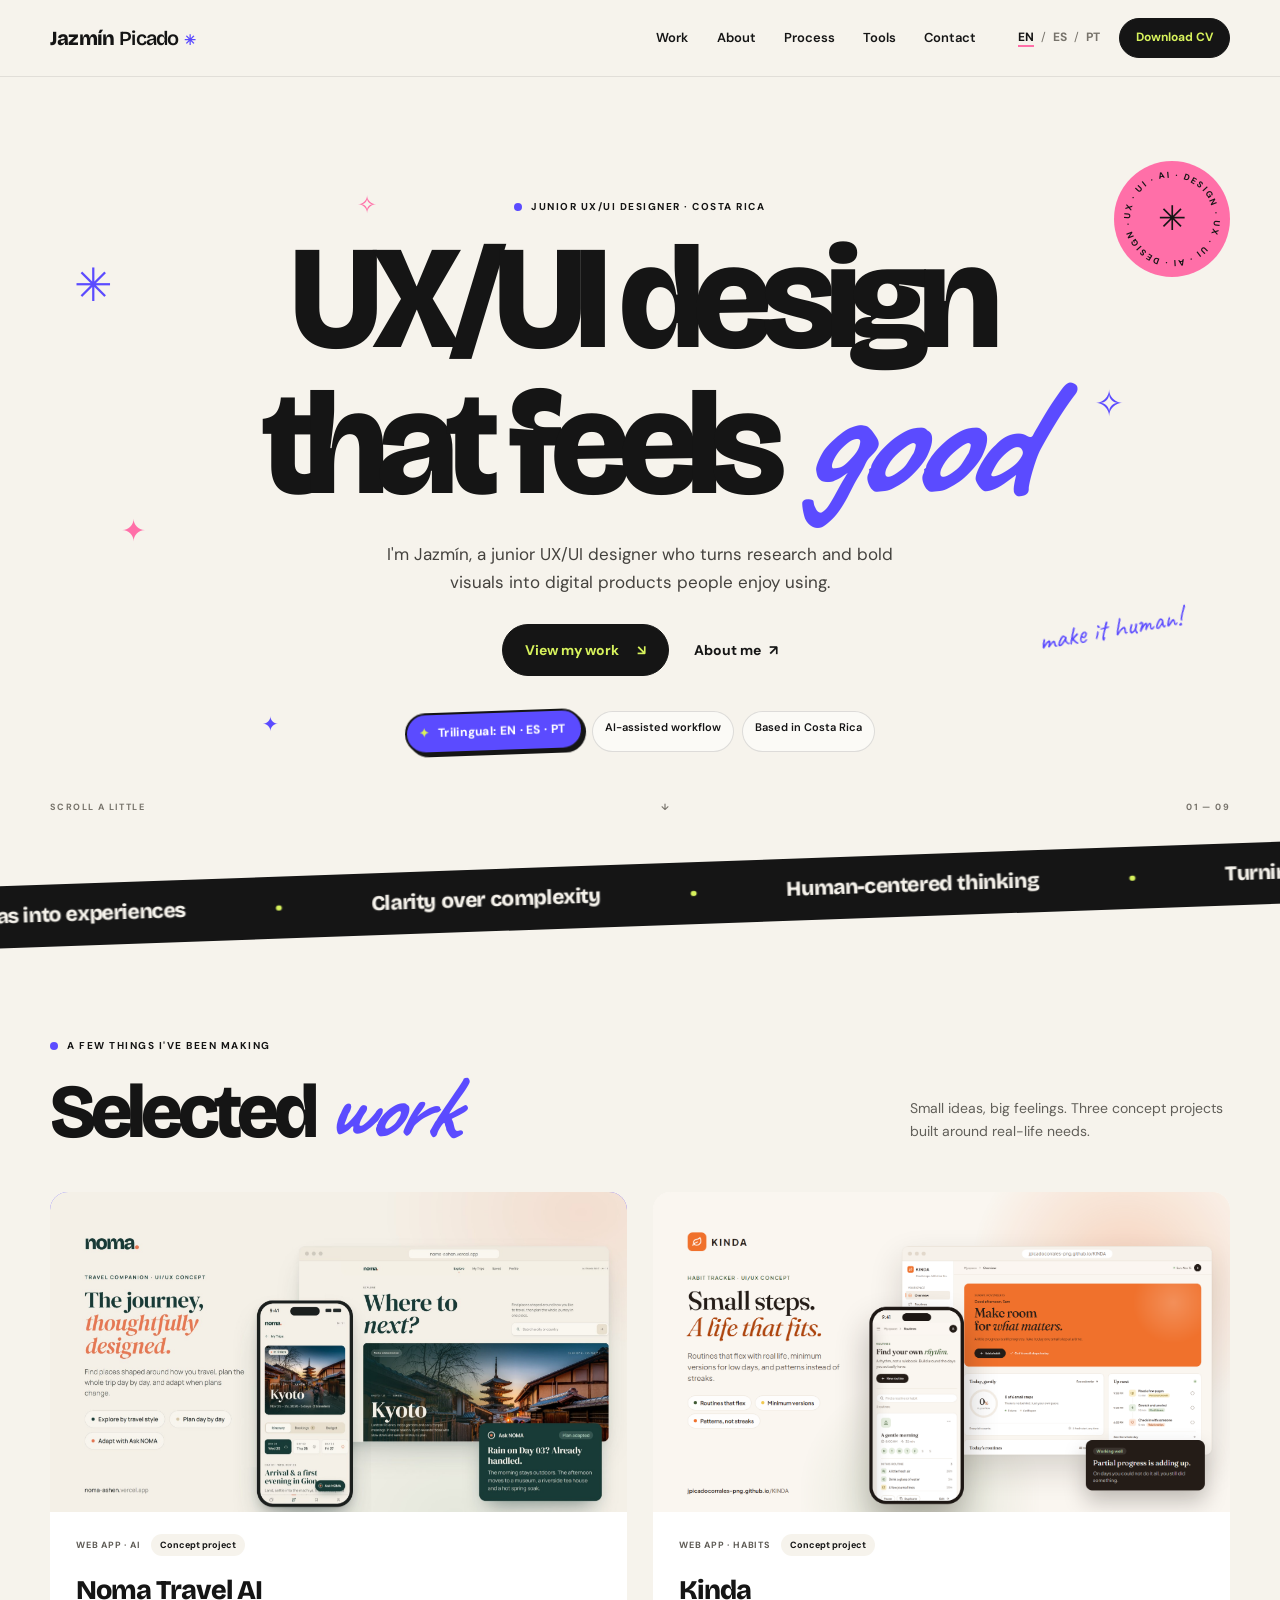
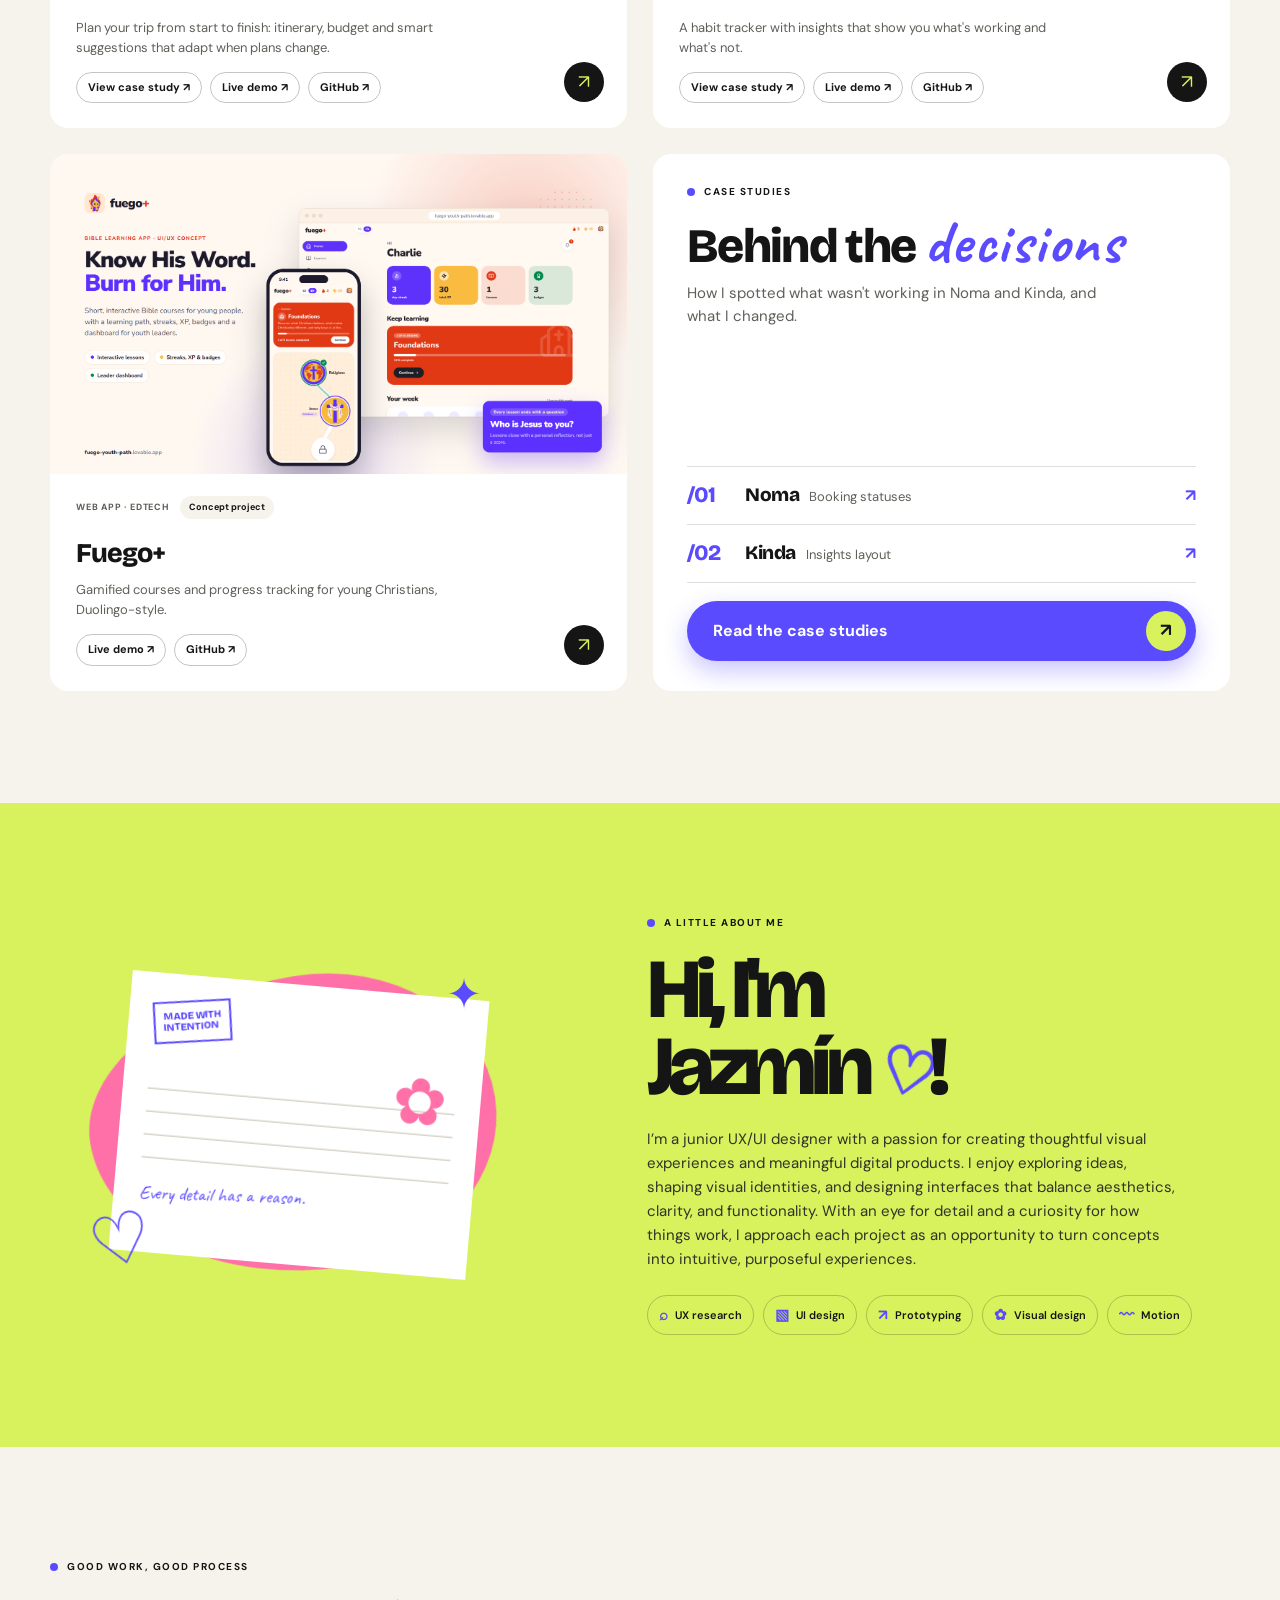
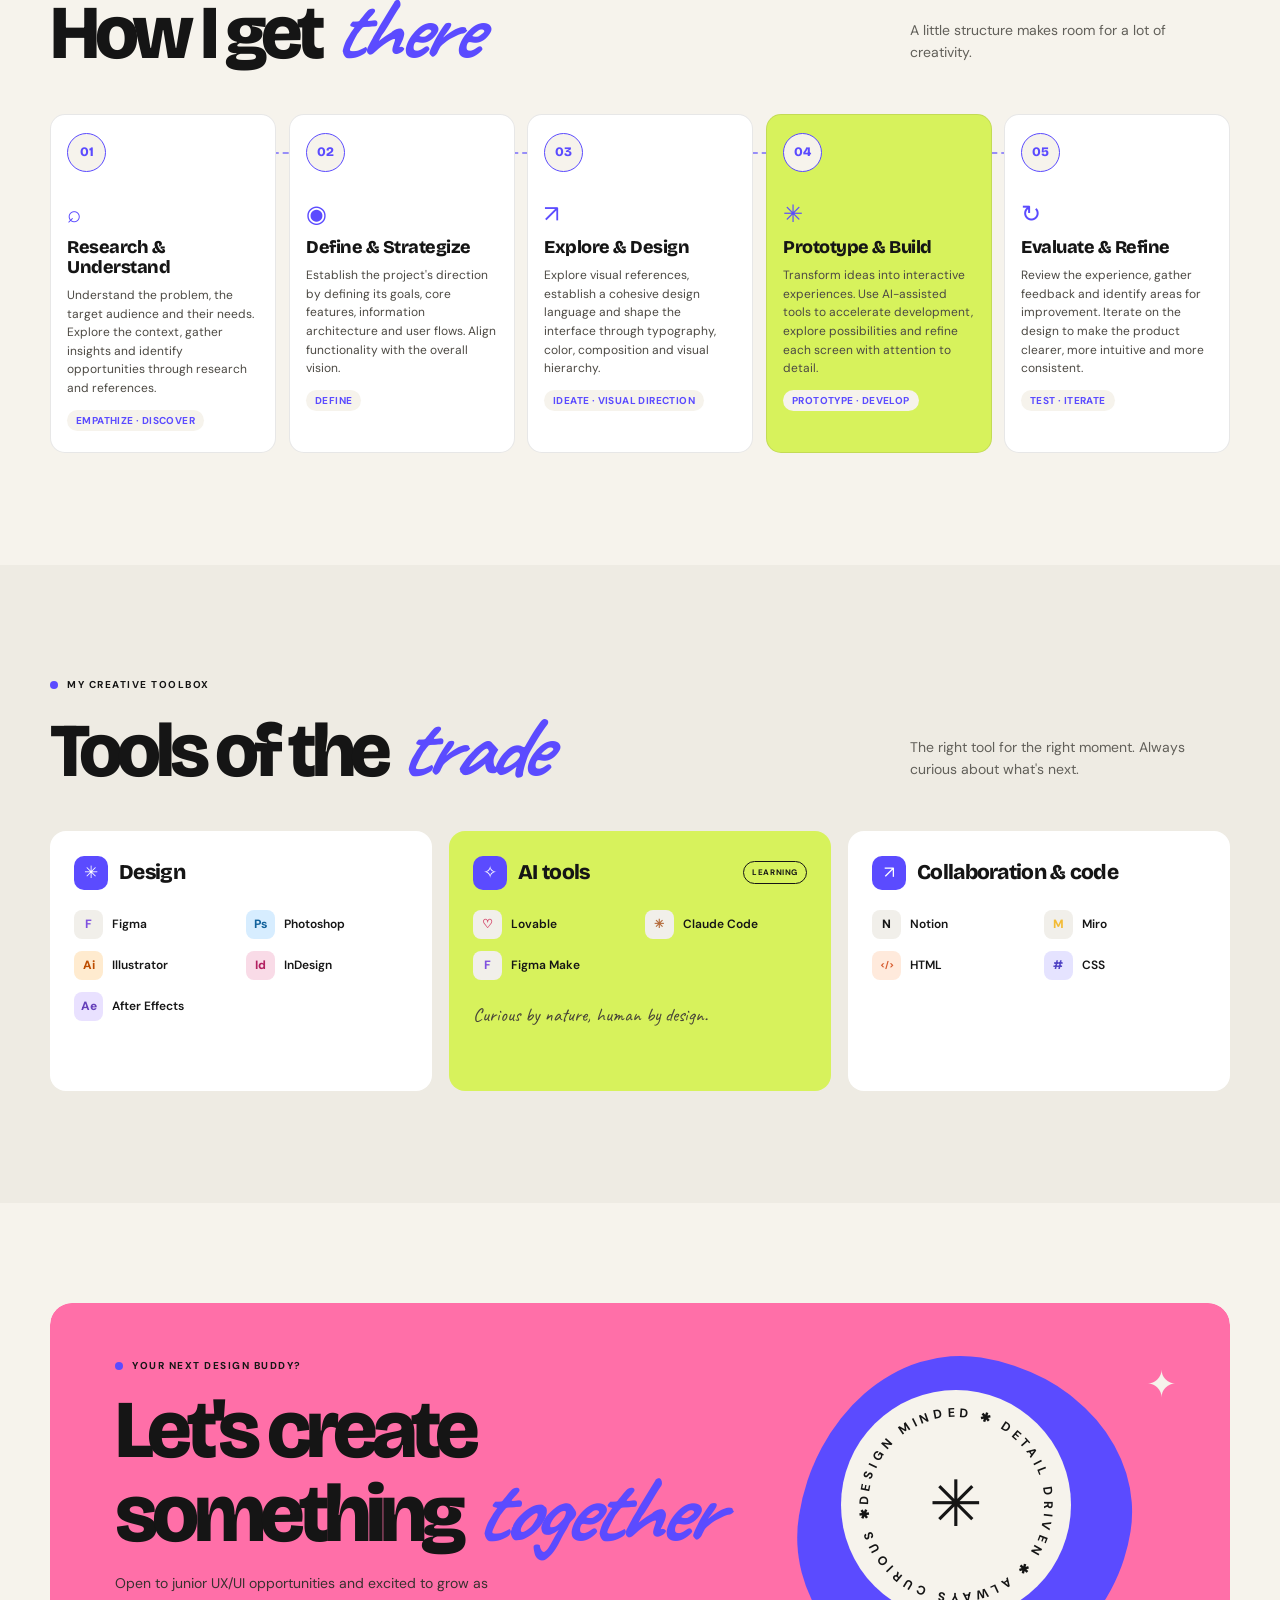
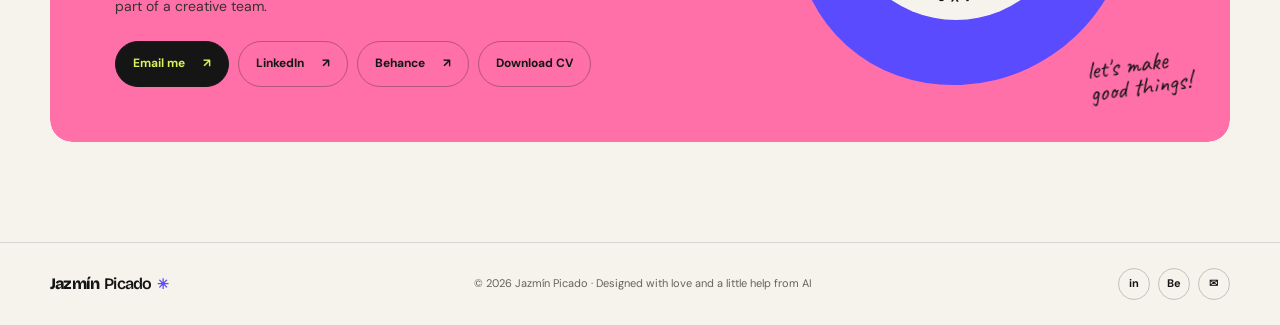
<file: index.html>
<!doctype html>
<html lang="en">
  <head>
    <meta charset="utf-8">
    <meta name="viewport" content="width=device-width, initial-scale=1">
    <meta name="theme-color" content="#F6F3EC">
    <meta name="description" content="Jazmín Picado is a junior UX/UI designer turning research and bold visuals into digital products people enjoy using.">
    <title>Jazmín Picado — Junior UX/UI Designer</title>
    <link rel="icon" href="assets/favicon.svg" type="image/svg+xml">
    <link rel="apple-touch-icon" href="assets/apple-touch-icon.png">
    <link rel="canonical" href="https://jpicadocorrales-png.github.io/portfolio/">
    <meta property="og:type" content="website">
    <meta property="og:url" content="https://jpicadocorrales-png.github.io/portfolio/">
    <meta property="og:title" content="Jazmín Picado — Junior UX/UI Designer">
    <meta property="og:description" content="UX/UI design that feels good. Concept projects, process and tools from a junior UX/UI designer based in Costa Rica.">
    <meta property="og:image" content="https://jpicadocorrales-png.github.io/portfolio/assets/og-image.png">
    <meta property="og:image:width" content="1200">
    <meta property="og:image:height" content="630">
    <meta property="og:image:alt" content="Jazmín Picado, junior UX/UI designer: UX/UI design that feels good, with previews of the Noma, Kinda and Fuego projects.">
    <meta name="twitter:card" content="summary_large_image">
    <link rel="preconnect" href="https://fonts.googleapis.com">
    <link rel="preconnect" href="https://fonts.gstatic.com" crossorigin>
    <link href="https://fonts.googleapis.com/css2?family=Bricolage+Grotesque:opsz,wght@12..96,600;12..96,700;12..96,800&family=Caveat:wght@600;700&family=DM+Sans:wght@400;500;600;700&display=swap" rel="stylesheet">
    <link rel="stylesheet" href="styles.css?v=11">
    <script>try { if (!matchMedia("(prefers-reduced-motion: reduce)").matches) document.documentElement.classList.add("motion"); } catch (e) {}</script>
    <script src="app.js?v=11" defer></script>
  </head>
  <body>
    <a class="skip-link" href="#main" data-i18n="skip">Skip to content</a>
    <header class="site-header">
      <nav class="nav container" aria-label="Main navigation">
        <a class="wordmark" href="#top" aria-label="Jazmín Picado home">Jazmín<span>Picado</span><i aria-hidden="true">✳︎</i></a>
        <button class="menu-toggle" type="button" aria-expanded="false" aria-controls="nav-panel">
          <span class="sr-only" data-i18n="menu">Open menu</span><span></span><span></span>
        </button>
        <div class="nav-panel" id="nav-panel">
          <div class="nav-links">
            <a href="#work" data-i18n="navWork">Work</a>
            <a href="#about" data-i18n="navAbout">About</a>
            <a href="#process" data-i18n="navProcess">Process</a>
            <a href="#tools" data-i18n="navTools">Tools</a>
            <a href="#contact" data-i18n="navContact">Contact</a>
          </div>
          <div class="nav-actions">
            <div class="language-switch" role="group" aria-label="Choose language">
              <button type="button" lang="en" aria-pressed="true" data-lang="en">EN</button>
              <span aria-hidden="true">/</span>
              <button type="button" lang="es" aria-pressed="false" data-lang="es">ES</button>
              <span aria-hidden="true">/</span>
              <button type="button" lang="pt" aria-pressed="false" data-lang="pt">PT</button>
            </div>
            <button class="button button-dark button-small cv-link" type="button" aria-haspopup="dialog" data-cv-open data-i18n="requestCv">Download CV</button>
          </div>
        </div>
      </nav>
    </header>

    <main id="main">
      <section class="hero section-pad" id="top">
        <div class="container hero-grid">
          <div class="hero-copy reveal">
            <p class="eyebrow"><span class="eyebrow-dot"></span><span data-i18n="heroEyebrow">JUNIOR UX/UI DESIGNER · COSTA RICA</span></p>
            <div class="hero-title"><h1 data-i18n="heroTitle">UX/UI design<br>that feels <em>good</em></h1><span class="hand-note hand-note-mobile" data-i18n="noteMake" aria-hidden="true">make it human!</span></div>
            <p class="hero-intro" data-i18n="heroIntro">I'm Jazmín, a junior UX/UI designer who turns research and bold visuals into digital products people enjoy using.</p>
            <div class="hero-actions">
              <a class="button button-dark" href="#work"><span data-i18n="viewWork">View my work</span><span aria-hidden="true">↘︎</span></a>
              <a class="text-link" href="#about"><span data-i18n="aboutMe">About me</span><span aria-hidden="true">↗︎</span></a>
            </div>
            <div class="hero-chips" aria-label="A little about my work">
              <span class="chip-feature" data-i18n="chipLanguages">Trilingual: EN · ES · PT</span>
              <span data-i18n="chipAi">AI-assisted workflow</span>
              <span data-i18n="chipLocation">Based in Costa Rica</span>
            </div>
          </div>
          <div class="hero-decor" aria-hidden="true">
            <div class="orbit-sticker">
              <svg viewBox="0 0 120 120"><defs><path id="sticker-circle" d="M60,60 m-43,0 a43,43 0 1,1 86,0 a43,43 0 1,1 -86,0"/></defs><text><textPath href="#sticker-circle" textLength="266" lengthAdjust="spacing">UX · UI · AI · DESIGN · UX · UI · AI · DESIGN ·</textPath></text></svg>
              <span>✳︎</span>
            </div>
            <span class="sun-doodle">✳︎</span>
            <span class="hand-note" data-i18n="noteMake">make it human!</span>
            <span class="sparkle sparkle-one">✦</span>
            <span class="sparkle sparkle-two">✧</span>
            <span class="sparkle sparkle-three">✦</span>
            <span class="sparkle sparkle-four">✧</span>
          </div>
        </div>
        <div class="hero-bottom container"><span data-i18n="scrollHint">SCROLL A LITTLE</span><span aria-hidden="true">↓</span><span>01 — 09</span></div>
      </section>

      <div class="marquee" aria-hidden="true">
        <div class="marquee-track">
          <span data-i18n="marquee">Turning ideas into experiences<b>•</b>Clarity over complexity<b>•</b>Human-centered thinking<b>•</b>Turning ideas into experiences<b>•</b>Clarity over complexity<b>•</b>Human-centered thinking<b>•</b></span>
          <span data-i18n="marquee">Turning ideas into experiences<b>•</b>Clarity over complexity<b>•</b>Human-centered thinking<b>•</b>Turning ideas into experiences<b>•</b>Clarity over complexity<b>•</b>Human-centered thinking<b>•</b></span>
        </div>
      </div>

      <section class="work-section section-pad" id="work">
        <div class="container">
          <div class="section-heading reveal">
            <div><p class="eyebrow"><span class="eyebrow-dot"></span><span data-i18n="workEyebrow">A FEW THINGS I'VE BEEN MAKING</span></p><h2 data-i18n="workTitle">Selected <em>work</em></h2></div>
            <p data-i18n="workIntro">Small ideas, big feelings. Three concept projects built around real-life needs.</p>
          </div>
          <div class="project-grid">
            <article class="project-card project-noma reveal">
              <a class="project-visual noma-visual" href="https://noma-ashen.vercel.app/" target="_blank" rel="noreferrer" aria-label="Open Noma Travel AI live demo">
                <img class="project-shot" src="assets/noma-banner.jpg" alt="Noma travel companion shown on desktop and mobile: The journey, thoughtfully designed." width="2000" height="1125" loading="lazy">
              </a>
              <div class="project-info"><div class="project-meta"><span data-i18n="nomaTag">WEB APP · AI</span><span class="concept-badge" data-i18n="concept">Concept project</span></div><h3>Noma Travel AI</h3><p data-i18n="nomaDesc">Plan your trip from start to finish: itinerary, budget and smart suggestions that adapt when plans change.</p><div class="project-sublinks"><a href="case-studies.html#noma"><span data-i18n="viewCaseStudy">View case study</span> ↗︎</a><a href="https://noma-ashen.vercel.app/" target="_blank" rel="noreferrer"><span data-i18n="liveDemo">Live demo</span> ↗︎</a><a href="https://github.com/jpicadocorrales-png/noma" target="_blank" rel="noreferrer"><span data-i18n="viewCode">GitHub</span> ↗︎</a></div><a class="project-link" href="https://noma-ashen.vercel.app/" target="_blank" rel="noreferrer" aria-label="Open Noma Travel AI live demo"><span aria-hidden="true">↗︎</span></a></div>
            </article>
            <article class="project-card project-kinda reveal">
              <a class="project-visual kinda-visual" href="https://jpicadocorrales-png.github.io/KINDA/" target="_blank" rel="noreferrer" aria-label="Open Kinda live demo">
                <img class="project-shot" src="assets/kinda-banner.png" alt="Kinda habit tracker shown on desktop and mobile: Small steps. A life that fits." width="1600" height="900" loading="lazy">
              </a>
              <div class="project-info"><div class="project-meta"><span data-i18n="kindaTag">WEB APP · HABITS</span><span class="concept-badge" data-i18n="concept">Concept project</span></div><h3>Kinda</h3><p data-i18n="kindaDesc">A habit tracker with insights that show you what's working and what's not.</p><div class="project-sublinks"><a href="case-studies.html#kinda"><span data-i18n="viewCaseStudy">View case study</span> ↗︎</a><a href="https://jpicadocorrales-png.github.io/KINDA/" target="_blank" rel="noreferrer"><span data-i18n="liveDemo">Live demo</span> ↗︎</a><a href="https://github.com/jpicadocorrales-png/KINDA" target="_blank" rel="noreferrer"><span data-i18n="viewCode">GitHub</span> ↗︎</a></div><a class="project-link" href="https://jpicadocorrales-png.github.io/KINDA/" target="_blank" rel="noreferrer" aria-label="Open Kinda live demo"><span aria-hidden="true">↗︎</span></a></div>
            </article>
            <article class="project-card project-fuego reveal">
              <a class="project-visual fuego-visual" href="https://fuego-youth-path.lovable.app/" target="_blank" rel="noreferrer" aria-label="Open Fuego live demo">
                <img class="project-shot" src="assets/fuego-banner.png" alt="Fuego+ Bible learning app shown on desktop and mobile: Know His Word. Burn for Him." width="1600" height="900" loading="lazy">
              </a>
              <div class="project-info"><div class="project-meta"><span data-i18n="fuegoTag">WEB APP · EDTECH</span><span class="concept-badge" data-i18n="concept">Concept project</span></div><h3>Fuego+</h3><p data-i18n="fuegoDesc">Gamified courses and progress tracking for young Christians, Duolingo-style.</p><div class="project-sublinks"><a href="https://fuego-youth-path.lovable.app/" target="_blank" rel="noreferrer"><span data-i18n="liveDemo">Live demo</span> ↗︎</a><a href="https://github.com/jpicadocorrales-png/fuego-youth-path" target="_blank" rel="noreferrer"><span data-i18n="viewCode">GitHub</span> ↗︎</a></div><a class="project-link" href="https://fuego-youth-path.lovable.app/" target="_blank" rel="noreferrer" aria-label="Open Fuego+ live demo"><span aria-hidden="true">↗︎</span></a></div>
            </article>
            <article class="project-card project-cs reveal">
              <div>
                <p class="eyebrow"><span class="eyebrow-dot"></span><span data-i18n="csEyebrow">CASE STUDIES</span></p>
                <h3 data-i18n="csTitle">Behind the <em>decisions</em></h3>
                <p class="project-cs-text" data-i18n="csCardText">How I spotted what wasn't working in Noma and Kinda, and what I changed.</p>
              </div>
              <div>
                <ul class="project-cs-list">
                  <li><a href="case-studies.html#noma"><span class="project-cs-num" aria-hidden="true">/01</span><span class="project-cs-name"><strong>Noma</strong><small data-i18n="csNomaShort">Booking statuses</small></span><span class="project-cs-go" aria-hidden="true">↗︎</span></a></li>
                  <li><a href="case-studies.html#kinda"><span class="project-cs-num" aria-hidden="true">/02</span><span class="project-cs-name"><strong>Kinda</strong><small data-i18n="csKindaShort">Insights layout</small></span><span class="project-cs-go" aria-hidden="true">↗︎</span></a></li>
                </ul>
                <a class="project-cs-cta" href="case-studies.html"><span data-i18n="csCardCta">Read the case studies</span><span class="project-cs-cta-icon" aria-hidden="true">↗︎</span></a>
              </div>
            </article>
          </div>
        </div>
      </section>

      <section class="about-section section-pad" id="about">
        <div class="container about-grid">
          <div class="about-art reveal" aria-label="Illustrated creative desk placeholder">
            <div class="about-paper"><span class="paper-stamp">MADE WITH<br>INTENTION</span><div class="paper-flower">✿</div><div class="paper-lines"></div><span class="paper-caption">Every detail has a reason.</span></div>
            <div class="about-pink-shape"></div><span class="about-spark" aria-hidden="true">✦</span><span class="about-heart" aria-hidden="true">♡</span>
          </div>
          <div class="about-copy reveal">
            <p class="eyebrow"><span class="eyebrow-dot"></span><span data-i18n="aboutEyebrow">A LITTLE ABOUT ME</span></p>
            <h2 data-i18n="aboutTitle">Hi, I'm<br>Jazmín<span class="heart-doodle">♡</span>!</h2>
            <p data-i18n="aboutText">I’m a junior UX/UI designer with a passion for creating thoughtful visual experiences and meaningful digital products. I enjoy exploring ideas, shaping visual identities, and designing interfaces that balance aesthetics, clarity, and functionality. With an eye for detail and a curiosity for how things work, I approach each project as an opportunity to turn concepts into intuitive, purposeful experiences.</p>
            <ul class="focus-list" aria-label="Areas of focus">
              <li><span>⌕</span><span data-i18n="focusResearch">UX research</span></li><li><span>▧</span><span data-i18n="focusUi">UI design</span></li><li><span>↗︎</span><span data-i18n="focusProto">Prototyping</span></li><li><span>✿</span><span data-i18n="focusVisual">Visual design</span></li><li><span>〰︎</span><span data-i18n="focusMotion">Motion</span></li>
            </ul>
          </div>
        </div>
      </section>

      <section class="process-section section-pad" id="process">
        <div class="container">
          <div class="section-heading reveal"><div><p class="eyebrow"><span class="eyebrow-dot"></span><span data-i18n="processEyebrow">GOOD WORK, GOOD PROCESS</span></p><h2 data-i18n="processTitle">How I get <em>there</em></h2></div><p data-i18n="processIntro">A little structure makes room for a lot of creativity.</p></div>
          <div class="process-grid">
            <article class="process-card reveal"><span class="step-number">01</span><span class="step-icon">⌕</span><h3 data-i18n="step1Title">Research &amp; Understand</h3><p data-i18n="step1Desc">Understand the problem, the target audience and their needs. Explore the context, gather insights and identify opportunities through research and references.</p><span class="step-tags" data-i18n="step1Tags">Empathize · Discover</span></article>
            <article class="process-card reveal"><span class="step-number">02</span><span class="step-icon">◉</span><h3 data-i18n="step2Title">Define &amp; Strategize</h3><p data-i18n="step2Desc">Establish the project's direction by defining its goals, core features, information architecture and user flows. Align functionality with the overall vision.</p><span class="step-tags" data-i18n="step2Tags">Define</span></article>
            <article class="process-card reveal"><span class="step-number">03</span><span class="step-icon">↗︎</span><h3 data-i18n="step3Title">Explore &amp; Design</h3><p data-i18n="step3Desc">Explore visual references, establish a cohesive design language and shape the interface through typography, color, composition and visual hierarchy.</p><span class="step-tags" data-i18n="step3Tags">Ideate · Visual Direction</span></article>
            <article class="process-card process-ai reveal"><span class="step-number">04</span><span class="step-icon">✳︎</span><h3 data-i18n="step4Title">Prototype &amp; Build</h3><p data-i18n="step4Desc">Transform ideas into interactive experiences. Use AI-assisted tools to accelerate development, explore possibilities and refine each screen with attention to detail.</p><span class="step-tags" data-i18n="step4Tags">Prototype · Develop</span></article>
            <article class="process-card reveal"><span class="step-number">05</span><span class="step-icon">↻</span><h3 data-i18n="step5Title">Evaluate &amp; Refine</h3><p data-i18n="step5Desc">Review the experience, gather feedback and identify areas for improvement. Iterate on the design to make the product clearer, more intuitive and more consistent.</p><span class="step-tags" data-i18n="step5Tags">Test · Iterate</span></article>
          </div>
        </div>
      </section>

      <section class="tools-section section-pad" id="tools">
        <div class="container">
          <div class="section-heading reveal"><div><p class="eyebrow"><span class="eyebrow-dot"></span><span data-i18n="toolsEyebrow">MY CREATIVE TOOLBOX</span></p><h2 data-i18n="toolsTitle">Tools of the <em>trade</em></h2></div><p data-i18n="toolsIntro">The right tool for the right moment. Always curious about what's next.</p></div>
          <div class="tools-grid">
            <article class="tool-card reveal"><div class="tool-card-heading"><span class="tool-icon">✳︎</span><h3 data-i18n="designTools">Design</h3></div><ul class="tool-list"><li><span class="tool-logo figma-logo">F</span>Figma</li><li><span class="tool-logo ps-logo">Ps</span>Photoshop</li><li><span class="tool-logo ai-logo">Ai</span>Illustrator</li><li><span class="tool-logo id-logo">Id</span>InDesign</li><li><span class="tool-logo ae-logo">Ae</span>After Effects</li></ul></article>
            <article class="tool-card tool-card-ai reveal"><div class="tool-card-heading"><span class="tool-icon">✧</span><h3 data-i18n="aiTools">AI tools</h3><span class="learning-badge" data-i18n="learning">LEARNING</span></div><ul class="tool-list"><li><span class="tool-logo lovable-logo">♡</span>Lovable</li><li><span class="tool-logo claude-logo">✳︎</span>Claude Code</li><li><span class="tool-logo figma-logo">F</span>Figma Make</li></ul><span class="ai-note" data-i18n="aiNote">Curious by nature, human by design.</span></article>
            <article class="tool-card reveal"><div class="tool-card-heading"><span class="tool-icon">↗︎</span><h3 data-i18n="collabTools">Collaboration & code</h3></div><ul class="tool-list"><li><span class="tool-logo notion-logo">N</span>Notion</li><li><span class="tool-logo miro-logo">M</span>Miro</li><li><span class="tool-logo html-logo">&lt;/&gt;</span>HTML</li><li><span class="tool-logo css-logo">#</span>CSS</li></ul></article>
          </div>
        </div>
      </section>

      <section class="contact-section section-pad" id="contact">
        <div class="container contact-card reveal">
          <div class="contact-copy"><p class="eyebrow"><span class="eyebrow-dot"></span><span data-i18n="contactEyebrow">YOUR NEXT DESIGN BUDDY?</span></p><h2 data-i18n="contactTitle">Let's create<br>something <em>together</em></h2><p data-i18n="contactText">Open to junior UX/UI opportunities and excited to grow as part of a creative team.</p>
            <div class="contact-actions"><a class="button button-dark" href="mailto:jpicadocorrales@gmail.com"><span data-i18n="emailMe">Email me</span><span aria-hidden="true">↗︎</span></a><a class="button button-outline" href="https://www.linkedin.com/in/jazmin-picado-corrales-063796267" target="_blank" rel="noreferrer">LinkedIn <span aria-hidden="true">↗︎</span></a><a class="button button-outline" href="https://www.behance.net/jazminpicado" target="_blank" rel="noreferrer">Behance <span aria-hidden="true">↗︎</span></a><button class="button button-outline cv-link" type="button" aria-haspopup="dialog" data-cv-open data-i18n="requestCv">Download CV</button></div>
          </div>
          <div class="contact-art" aria-hidden="true"><div class="contact-blob"></div><div class="contact-ring"><svg viewBox="0 0 240 240"><defs><path id="contact-circle" d="M120,120 m-92,0 a92,92 0 1,1 184,0 a92,92 0 1,1 -184,0"/></defs><text><textPath href="#contact-circle" textLength="574" lengthAdjust="spacing" data-i18n="contactRing">DESIGN MINDED ✱ DETAIL DRIVEN ✱ ALWAYS CURIOUS ✱</textPath></text></svg><span>✳︎</span></div><span class="contact-note" data-i18n="contactNote">let's make<br>good things!</span><span class="contact-star">✦</span></div>
        </div>
      </section>
    </main>
    <footer class="site-footer"><div class="container footer-inner"><a class="wordmark footer-mark" href="#top">Jazmín<span>Picado</span><i aria-hidden="true">✳︎</i></a><p data-i18n="footerCopy">© 2026 Jazmín Picado · Designed with love and a little help from AI</p><div class="footer-socials"><a href="https://www.linkedin.com/in/jazmin-picado-corrales-063796267" target="_blank" rel="noreferrer" aria-label="LinkedIn">in</a><a href="https://www.behance.net/jazminpicado" target="_blank" rel="noreferrer" aria-label="Behance">Be</a><a href="mailto:jpicadocorrales@gmail.com" aria-label="Email">✉︎</a></div></div></footer>
    <dialog class="cv-dialog" aria-labelledby="cv-title">
      <button class="cv-close" type="button" aria-label="Close" data-i18n-aria="cvClose">×</button>
      <p class="eyebrow"><span class="eyebrow-dot"></span><span data-i18n="cvEyebrow">DOWNLOAD CV</span></p>
      <h2 id="cv-title" data-i18n="cvTitle">Which <em>language</em>?</h2>
      <p class="cv-text" data-i18n="cvText">Pick the version you prefer. Both are the same two-page PDF.</p>
      <div class="cv-options">
        <a class="cv-option" href="assets/cv/Jazmin-Picado-Corrales-CV-EN.pdf" download lang="en"><span class="cv-flag" aria-hidden="true">EN</span><span class="cv-option-name"><strong>English</strong><small>PDF · 55 KB</small></span><span class="cv-option-icon" aria-hidden="true">↓</span></a>
        <a class="cv-option" href="assets/cv/Jazmin-Picado-Corrales-CV-ES.pdf" download lang="es"><span class="cv-flag" aria-hidden="true">ES</span><span class="cv-option-name"><strong>Español</strong><small>PDF · 57 KB</small></span><span class="cv-option-icon" aria-hidden="true">↓</span></a>
      </div>
    </dialog>
  </body>
</html>
</file>
<file: styles.css>
:root {
  color-scheme: light;
  --cream: #F6F3EC;
  --lime: #D7F25C;
  --pink: #FF6FA8;
  --violet: #5B4BFF;
  --ink: #151515;
  --white: #FFFFFF;
  --muted: #615F59;
  --display: "Bricolage Grotesque", sans-serif;
  --body: "DM Sans", sans-serif;
  --hand: "Caveat", cursive;
}

* { box-sizing: border-box; }
html { scroll-behavior: smooth; scroll-padding-top: 88px; }
body { margin: 0; overflow-x: clip; font-variant-emoji: text; background: var(--cream); color: var(--ink); font-family: var(--body); font-size: 16px; line-height: 1.6; }
a { color: inherit; }
button { font: inherit; }
.container { width: min(1180px, calc(100% - 48px)); margin-inline: auto; }
.section-pad { padding-block: 112px; }
.sr-only { position: absolute; width: 1px; height: 1px; padding: 0; margin: -1px; overflow: hidden; clip: rect(0,0,0,0); white-space: nowrap; border: 0; }
.skip-link { position: fixed; z-index: 20; top: 10px; left: 10px; padding: 10px 16px; background: var(--ink); color: var(--lime); transform: translateY(-160%); }
.skip-link:focus { transform: translateY(0); }
:focus-visible { outline: 3px solid var(--violet); outline-offset: 4px; }

.site-header { position: sticky; z-index: 10; top: 0; background: rgba(246,243,236,.96); border-bottom: 1px solid rgba(21,21,21,.09); backdrop-filter: blur(12px); }
.nav { min-height: 76px; display: flex; align-items: center; justify-content: space-between; gap: 30px; }
.wordmark { display: inline-flex; align-items: baseline; gap: 5px; font-family: var(--display); font-size: 20px; font-weight: 800; letter-spacing: -.8px; text-decoration: none; white-space: nowrap; }
.wordmark span { font-weight: 600; }
.wordmark i { margin-left: 1px; color: var(--violet); font-size: 14px; font-style: normal; }
.nav-panel, .nav-links, .nav-actions { display: flex; align-items: center; }
.nav-panel { gap: clamp(22px, 3.2vw, 48px); }
.nav-links { gap: clamp(16px, 2.2vw, 30px); }
.nav-links a { font-size: 13px; font-weight: 600; text-decoration: none; }
.nav-links a:hover, .text-link:hover { color: var(--violet); }
.nav-actions { gap: 18px; }
.language-switch { display: flex; align-items: center; gap: 6px; color: #77736b; font-size: 12px; }
.language-switch button { padding: 4px 1px; border: 0; background: transparent; color: inherit; cursor: pointer; font-size: 12px; font-weight: 700; }
.language-switch button[aria-pressed="true"] { color: var(--ink); text-decoration: underline; text-decoration-color: var(--pink); text-decoration-thickness: 2px; text-underline-offset: 4px; }
.button { min-height: 52px; display: inline-flex; align-items: center; justify-content: center; gap: 18px; padding: 0 22px; border: 1px solid var(--ink); border-radius: 999px; font-size: 14px; font-weight: 700; text-decoration: none; transition: transform .2s ease, background .2s ease, color .2s ease; }
.button:hover { transform: translateY(-3px); }
.button-dark { background: var(--ink); color: var(--lime); }
.button-dark:hover { background: var(--violet); color: var(--white); }
.button-small { min-height: 40px; padding-inline: 16px; font-size: 12px; }
.button-outline { border-color: rgba(21,21,21,.3); background: transparent; color: var(--ink); }
.button-outline:hover { background: var(--ink); color: var(--lime); }
.menu-toggle { display: none; }

.hero { position: relative; overflow: hidden; padding-top: 84px; padding-bottom: 50px; }
.hero-grid { position: relative; display: grid; place-items: center; min-height: 600px; text-align: center; }
.hero-copy { position: relative; z-index: 2; display: flex; flex-direction: column; align-items: center; padding-block: 38px; }
.eyebrow { display: flex; align-items: center; gap: 9px; margin: 0 0 20px; font-size: 10px; font-weight: 700; letter-spacing: 1.5px; }
.eyebrow-dot { width: 8px; height: 8px; flex: 0 0 auto; border-radius: 50%; background: var(--violet); }
h1, h2, h3, p { margin-top: 0; }
h1, h2, h3 { font-family: var(--display); }
.hero h1 { margin: 0 0 28px; font-size: clamp(72px, 11.5vw, 168px); font-weight: 800; letter-spacing: -.075em; line-height: .87; }
h1 em, h2 em { color: var(--violet); font-family: var(--hand); font-size: 1.16em; font-weight: 700; letter-spacing: -.045em; }
.hero-intro { max-width: 520px; margin-inline: auto; margin-bottom: 28px; color: #44423e; font-size: 17px; line-height: 1.65; }
.hero-actions { display: flex; align-items: center; gap: 25px; }
.text-link { display: inline-flex; align-items: center; gap: 8px; font-size: 14px; font-weight: 700; text-decoration: none; }
.hero-chips { display: flex; flex-wrap: wrap; justify-content: center; gap: 8px; margin-top: 35px; }
.hero-chips span { padding: 7px 12px; border: 1px solid rgba(21,21,21,.13); border-radius: 999px; background: rgba(255,255,255,.55); font-size: 11px; font-weight: 600; }
.hero-chips .chip-feature { position: relative; padding: 9px 16px 9px 31px; border: 2px solid var(--ink); background: var(--violet); color: var(--white); font-size: 12px; font-weight: 800; letter-spacing: .3px; box-shadow: 3px 3px 0 var(--ink); transform: rotate(-2deg); }
.hero-chips .chip-feature::before { content: "✦"; position: absolute; left: 12px; top: 50%; color: var(--lime); transform: translateY(-50%); animation: twinkle 2.4s ease-in-out infinite; }
.hero-decor { position: absolute; inset: 0; z-index: 1; pointer-events: none; }
.orbit-sticker { position: absolute; top: 0; right: 0; display: grid; width: 116px; height: 116px; place-items: center; border-radius: 50%; background: var(--pink); color: var(--ink); }
.orbit-sticker svg { position: absolute; inset: 0; width: 100%; height: 100%; overflow: visible; animation: spin 20s linear infinite; }
.orbit-sticker text { fill: var(--ink); font-family: var(--body); font-size: 9px; font-weight: 700; letter-spacing: .5px; }
.orbit-sticker > span { font-size: 34px; animation: spin 9s linear infinite reverse; }
.sun-doodle { position: absolute; top: 14%; left: 2%; color: var(--violet); font-size: 46px; animation: spin 18s linear infinite; }
.hand-note { position: absolute; right: 4%; bottom: 22%; color: var(--violet); font-family: var(--hand); font-size: 28px; transform: rotate(-10deg); }
/* On phones the note sits next to "good" instead of floating over the intro */
.hero-title { position: relative; }
.hand-note-mobile { display: none; pointer-events: none; }
.motion .is-visible .hand-note-mobile { animation: pop .8s var(--ease-spring) .9s both; }
.sparkle { position: absolute; color: var(--pink); animation: twinkle-s 3s ease-in-out infinite; }
.sparkle-one { top: 55%; left: 6%; font-size: 30px; }
.sparkle-two { top: 34%; right: 9%; font-size: 36px; color: var(--violet); animation-delay: -1s; }
.sparkle-three { bottom: 8%; left: 18%; font-size: 20px; color: var(--violet); animation-delay: -2s; }
.sparkle-four { top: 4%; left: 26%; font-size: 24px; animation-delay: -.5s; }
.hero-bottom { display: flex; justify-content: space-between; margin-top: 10px; color: #77736b; font-size: 9px; font-weight: 700; letter-spacing: 1.4px; }

.marquee { overflow: hidden; width: 103%; margin-left: -1.5%; padding: 14px 0; background: var(--ink); color: var(--cream); transform: rotate(-2deg); }
.marquee-track { display: flex; width: max-content; animation: marquee 45s linear infinite; }
.marquee-track span { font-family: var(--display); font-size: 21px; font-weight: 800; letter-spacing: -.4px; white-space: nowrap; }
.marquee-track b { padding-inline: clamp(48px, 7vw, 96px); color: var(--lime); }

.section-heading { display: flex; align-items: end; justify-content: space-between; gap: 40px; margin-bottom: 44px; }
.section-heading .eyebrow { margin-bottom: 13px; }
.section-heading h2, .about-copy h2 { margin: 0; font-size: clamp(47px, 6vw, 76px); font-weight: 800; letter-spacing: -.07em; line-height: .92; }
.section-heading > p { max-width: 320px; margin-bottom: 6px; color: var(--muted); font-size: 14px; }
.project-grid { display: grid; grid-template-columns: repeat(2, minmax(0, 1fr)); gap: 26px; }
.project-card { overflow: hidden; border-radius: 18px; background: var(--white); transition: transform .25s ease; }
.project-card:hover { transform: translateY(-6px); }
.project-visual { position: relative; display: grid; height: 320px; overflow: hidden; place-items: center; }
.noma-visual { background: var(--violet); }
.browser-window { width: 75%; overflow: hidden; border: 5px solid var(--ink); border-radius: 11px; background: var(--cream); box-shadow: 9px 10px 0 rgba(21,21,21,.14); transform: rotate(-4deg); }
.browser-top { display: flex; align-items: center; gap: 5px; height: 23px; padding-inline: 9px; background: #e8e5de; }
.browser-top i { width: 5px; height: 5px; border-radius: 50%; background: var(--pink); }
.browser-top i:nth-child(2) { background: #efbd56; }.browser-top i:nth-child(3) { background: #84ad71; }
.browser-top span { margin-left: auto; margin-right: auto; color: #726f68; font-size: 7px; }
.noma-ui { position: relative; min-height: 198px; padding: 21px; overflow: hidden; }
.ui-kicker { font-size: 6px; font-weight: 700; letter-spacing: 1px; }
.ui-title { position: relative; z-index: 1; margin-top: 9px; font-family: var(--display); font-size: 30px; font-weight: 800; letter-spacing: -2px; line-height: .92; }
.ui-title em { color: var(--violet); font-family: var(--hand); }
.ui-line { width: 73px; height: 3px; margin-top: 11px; background: var(--pink); }
.ui-cta { position: relative; z-index: 2; display: flex; width: 95px; justify-content: space-between; margin-top: 14px; padding: 7px 9px; border-radius: 15px; background: var(--ink); color: var(--lime); font-size: 7px; }
.noma-photo { position: absolute; right: 0; bottom: 0; width: 43%; height: 75%; border-radius: 60% 0 0 0; background: var(--lime); }
.noma-photo::after { position: absolute; right: 14%; bottom: -7%; width: 70%; height: 70%; border-radius: 50% 50% 15% 15%; background: #e38c67; content: ""; }
.noma-photo span { position: absolute; z-index: 1; top: 17%; right: 29%; color: var(--violet); font-size: 25px; }
.floating-tag { position: absolute; right: 8%; bottom: 15%; padding: 7px 13px; border: 1px solid var(--ink); border-radius: 999px; background: var(--lime); font-family: var(--hand); font-size: 14px; transform: rotate(7deg); }
.kinda-visual { background: #F7F1EA; }
.project-shot { width: 100%; height: 100%; object-fit: cover; object-position: center; transition: transform .4s ease; }
.project-card:hover .project-shot { transform: scale(1.03); }
.phone-mockup { position: relative; width: 148px; height: 268px; padding: 8px; border: 4px solid var(--ink); border-radius: 27px; background: var(--ink); box-shadow: 8px 9px 0 rgba(21,21,21,.14); transform: rotate(4deg); }
.phone-camera { position: absolute; z-index: 1; top: 8px; left: 50%; width: 40px; height: 8px; border-radius: 0 0 8px 8px; background: var(--ink); transform: translateX(-50%); }
.kinda-screen { height: 100%; padding: 26px 8px 10px; border-radius: 19px; background: #fffdf7; }
.kinda-date { color: #77736b; font-size: 6px; font-weight: 700; letter-spacing: .8px; }
.kinda-greeting { margin: 10px 0; font-family: var(--display); font-size: 23px; font-weight: 800; letter-spacing: -1px; line-height: .9; }
.kinda-greeting span { color: var(--pink); font-size: 17px; }
.habit-row { display: flex; align-items: center; gap: 5px; margin: 6px 0; padding: 6px 5px; border: 1px solid #eeece4; border-radius: 8px; font-size: 6px; }
.habit-row b { color: var(--violet); font-size: 10px; }.habit-row i { margin-left: auto; color: #527c37; font-size: 8px; font-style: normal; }.habit-row .empty { width: 8px; height: 8px; border: 1px solid #bbb; border-radius: 50%; }
.streak { margin-top: 11px; padding: 6px; border-radius: 8px; background: var(--pink); font-size: 7px; text-align: center; }
.kinda-spark { position: absolute; top: 17%; right: 22%; color: var(--violet); font-size: 35px; }
.fuego-visual { background: #FFF8F1; }
.laptop-mockup { width: 79%; transform: rotate(-3deg); }
.laptop-screen { overflow: hidden; height: 205px; border: 6px solid var(--ink); border-radius: 11px 11px 5px 5px; background: #f7f1e7; }
.laptop-base { width: 110%; height: 11px; margin-left: -5%; border-radius: 0 0 14px 14px; background: #272321; }
.fuego-nav { display: flex; justify-content: space-between; padding: 9px 14px; background: var(--white); font-family: var(--display); font-size: 11px; font-weight: 800; }
.fuego-nav span { color: var(--pink); }
.fuego-content { padding: 13px 18px; }
.fuego-label { color: #77736b; font-size: 6px; font-weight: 700; letter-spacing: 1px; }
.fuego-title { margin: 5px 0; font-family: var(--display); font-size: 25px; font-weight: 800; letter-spacing: -1px; line-height: .9; }
.fuego-title em { color: var(--violet); font-family: var(--hand); }
.fuego-progress { height: 4px; margin: 10px 0; border-radius: 5px; background: #ddd8ce; }.fuego-progress span { display: block; width: 63%; height: 100%; border-radius: inherit; background: var(--violet); }
.fuego-lessons { display: flex; align-items: center; gap: 10px; margin-top: 5px; font-size: 7px; }.fuego-lessons b { color: var(--violet); }.fuego-lessons i { font-style: normal; }.fuego-lessons span { margin-left: auto; }
.fuego-sticker { position: absolute; top: 17%; right: 6%; display: grid; width: 67px; height: 67px; place-content: center; border: 2px solid var(--ink); border-radius: 50%; background: var(--lime); font-family: var(--display); font-size: 9px; font-weight: 800; line-height: 1; text-align: center; transform: rotate(10deg); }
.project-info { position: relative; min-height: 184px; padding: 22px 26px 25px; }
.project-meta { display: flex; align-items: center; gap: 10px; color: #5e5b55; font-size: 9px; font-weight: 700; letter-spacing: .8px; }
.concept-badge { padding: 4px 9px; border-radius: 999px; background: var(--cream); color: var(--ink); font-size: 9px; letter-spacing: 0; }
.project-info h3 { margin: 13px 0 5px; font-size: 27px; font-weight: 800; letter-spacing: -1px; }
.project-info p { max-width: 420px; margin: 0; padding-right: 45px; color: var(--muted); font-size: 13px; line-height: 1.55; }
.project-sublinks { display: flex; gap: 8px; margin-top: 14px; }
.project-sublinks a { padding: 6px 11px; border: 1px solid rgba(21,21,21,.25); border-radius: 999px; font-size: 11px; font-weight: 700; text-decoration: none; transition: background .2s ease, color .2s ease; }
.project-sublinks a:hover { background: var(--ink); color: var(--lime); }
.project-link { position: absolute; right: 23px; bottom: 26px; display: grid; width: 40px; height: 40px; place-items: center; border-radius: 50%; background: var(--ink); color: var(--lime); font-size: 19px; text-decoration: none; transition: background .2s ease, transform .2s ease; }
.project-link:hover { background: var(--violet); transform: rotate(45deg); }

.about-section { background: var(--lime); }
.about-grid { display: grid; grid-template-columns: .92fr 1.08fr; align-items: center; gap: 100px; }
.about-art { position: relative; display: grid; min-height: 380px; place-items: center; }
.about-pink-shape { position: absolute; left: 8%; width: 82%; height: 295px; border-radius: 56% 44% 42% 58% / 45% 51% 49% 55%; background: var(--pink); transform: rotate(-9deg); }
.about-paper { position: relative; z-index: 1; width: 72%; min-height: 280px; padding: 25px; background: var(--white); transform: rotate(5deg); }
.paper-stamp { display: inline-block; padding: 8px; border: 2px solid var(--violet); color: var(--violet); font-family: var(--display); font-size: 10px; font-weight: 800; line-height: 1.1; transform: rotate(-8deg); }
.paper-flower { position: absolute; top: 55px; right: 34px; color: var(--pink); font-size: 65px; }
.paper-lines { height: 96px; margin-top: 27px; background: repeating-linear-gradient(to bottom, transparent 0, transparent 21px, #d9d4c9 22px, #d9d4c9 23px); }
.paper-caption { display: block; margin-top: 8px; color: var(--violet); font-family: var(--hand); font-size: 19px; transform: rotate(-3deg); }
.about-spark { position: absolute; z-index: 2; top: 25px; right: 13%; color: var(--violet); font-size: 43px; }
.about-heart { position: absolute; z-index: 2; bottom: 18px; left: 8%; color: var(--violet); font-family: var(--hand); font-size: 70px; transform: rotate(-14deg); }
.about-copy h2 { margin-bottom: 22px; font-size: clamp(56px, 6.7vw, 84px); }
.heart-doodle { display: inline-block; margin-left: 10px; color: var(--violet); font-family: var(--hand); font-size: .75em; transform: rotate(15deg); }
.about-copy > p:not(.eyebrow) { max-width: 530px; margin-bottom: 24px; color: #323228; font-size: 15px; }
.focus-list { display: flex; flex-wrap: wrap; gap: 9px; margin: 0; padding: 0; list-style: none; }
.focus-list li { display: inline-flex; align-items: center; gap: 7px; padding: 7px 11px; border: 1px solid rgba(21,21,21,.22); border-radius: 999px; font-size: 11px; font-weight: 600; }
.focus-list li span:first-child { color: var(--violet); font-size: 15px; font-weight: 700; }

.process-section { overflow: hidden; }
.process-grid { position: relative; display: grid; grid-template-columns: repeat(5, minmax(0, 1fr)); gap: 13px; }
.process-grid::before { position: absolute; top: 38px; left: 7%; width: 86%; border-top: 2px dashed var(--violet); content: ""; opacity: .6; }
.process-card { position: relative; z-index: 1; min-height: 247px; padding: 18px 16px 21px; border: 1px solid rgba(21,21,21,.1); border-radius: 15px; background: var(--white); transition: transform .2s ease; }
.process-card:hover { transform: translateY(-5px); }
.process-ai { background: var(--lime); }
.step-number { display: block; width: 39px; height: 39px; border: 1px solid var(--violet); border-radius: 50%; background: var(--cream); color: var(--violet); font-family: var(--display); font-size: 13px; font-weight: 800; line-height: 37px; text-align: center; }
.step-icon { display: block; margin: 23px 0 5px; color: var(--violet); font-size: 24px; }
.process-card h3 { margin: 0 0 8px; font-size: 18px; font-weight: 800; letter-spacing: -.5px; line-height: 1.1; }
.process-card p { margin: 0; color: #4c4943; font-size: 12px; line-height: 1.55; }
.step-tags { display: inline-block; margin-top: 12px; padding: 4px 9px; border-radius: 999px; background: var(--cream); color: var(--violet); font-size: 10px; font-weight: 700; letter-spacing: .4px; line-height: 1.3; text-transform: uppercase; }

.tools-section { background: #eeebe3; }
.tools-grid { display: grid; grid-template-columns: repeat(3, minmax(0, 1fr)); gap: 17px; }
.tool-card { min-height: 260px; padding: 24px; border-radius: 16px; background: var(--white); }
.tool-card-ai { background: var(--lime); }
.tool-card-heading { display: flex; align-items: center; gap: 11px; min-height: 35px; margin-bottom: 20px; }
.tool-icon { display: grid; width: 34px; height: 34px; place-items: center; border-radius: 10px; background: var(--violet); color: var(--white); font-size: 17px; }
.tool-card h3 { margin: 0; font-size: 21px; font-weight: 800; letter-spacing: -.7px; }
.learning-badge { margin-left: auto; padding: 4px 8px; border: 1px solid var(--ink); border-radius: 999px; font-size: 8px; font-weight: 700; letter-spacing: .6px; }
.tool-list { display: grid; grid-template-columns: repeat(2, minmax(0, 1fr)); gap: 12px 9px; margin: 0; padding: 0; list-style: none; }
.tool-list li { display: flex; align-items: center; gap: 9px; font-size: 12px; font-weight: 600; }
.tool-logo { display: grid; width: 29px; height: 29px; flex: 0 0 auto; place-items: center; border-radius: 8px; background: #f1efea; font-size: 12px; font-weight: 800; }
.figma-logo { color: #7f50df; }.ps-logo { background: #d7edff; color: #12629c; }.ai-logo { background: #ffebcf; color: #bd4d00; }.id-logo { background: #f9dbe7; color: #b32161; }.ae-logo { background: #e9e1ff; color: #6540ba; }
.lovable-logo { color: #d54c6f; }.claude-logo { color: #b46c3d; }.notion-logo { color: #151515; }.miro-logo { color: #f3bb35; }.html-logo { background: #ffeadc; color: #d65b2e; font-size: 9px; }.css-logo { background: #e5e3ff; color: #5145c5; }
.ai-note { display: block; margin-top: 20px; color: #464338; font-family: var(--hand); font-size: 19px; }

.contact-section { padding-top: 100px; padding-bottom: 100px; }
.contact-card { position: relative; display: grid; grid-template-columns: 1.25fr .75fr; min-height: 420px; overflow: hidden; border-radius: 22px; background: var(--pink); }
.contact-copy { position: relative; z-index: 2; align-self: center; padding: 55px 20px 55px 65px; }
.contact-copy h2 { margin: 0 0 19px; font-size: clamp(53px, 6.6vw, 82px); font-weight: 800; letter-spacing: -.07em; line-height: .9; }
.contact-copy h2 em { color: var(--violet); }
.contact-copy > p:not(.eyebrow) { max-width: 390px; margin-bottom: 24px; color: #39302f; font-size: 14px; }
.contact-actions { display: flex; flex-wrap: wrap; gap: 9px; }
.contact-actions .button { min-height: 46px; padding-inline: 17px; font-size: 12px; }
.contact-art { position: relative; min-height: 380px; }
.contact-blob { position: absolute; top: 50%; left: 40%; width: 330px; height: 330px; border-radius: 47% 53% 54% 46% / 56% 45% 55% 44%; background: var(--violet); transform: translate(-50%,-50%) rotate(9deg); }
.contact-ring { position: absolute; top: 46%; left: 38%; display: grid; width: 230px; height: 230px; place-items: center; border-radius: 50%; background: var(--cream); transform: translate(-50%,-50%); }
.contact-ring svg { position: absolute; inset: 0; width: 100%; height: 100%; overflow: visible; animation: spin 22s linear infinite; }
.contact-ring text { fill: var(--ink); font-family: var(--body); font-size: 13px; font-weight: 700; letter-spacing: 1px; }
.contact-ring > span { color: var(--ink); font-size: 64px; line-height: 1; animation: spin 10s linear infinite reverse; }
.contact-note { position: absolute; right: 9%; bottom: 10%; color: var(--ink); font-family: var(--hand); font-size: 25px; line-height: .9; transform: rotate(-8deg); z-index: 1; }
.contact-star { position: absolute; top: 12%; right: 12%; color: var(--cream); font-size: 37px; animation: twinkle-s 3s ease-in-out infinite; }
.site-footer { padding-block: 25px; border-top: 1px solid rgba(21,21,21,.13); }
.footer-inner { display: flex; align-items: center; justify-content: space-between; gap: 20px; }
.footer-mark { font-size: 16px; }
.footer-inner p { margin: 0; color: #66625b; font-size: 11px; text-align: center; }
.footer-socials { display: flex; gap: 8px; }
.footer-socials a { display: grid; width: 32px; height: 32px; place-items: center; border: 1px solid rgba(21,21,21,.22); border-radius: 50%; font-size: 11px; font-weight: 700; text-decoration: none; }
.footer-socials a:hover { background: var(--ink); color: var(--lime); }

/* ---------- Motion ----------
   Only active when JS adds .motion to <html> (and the visitor allows motion),
   so the page is fully visible without JS or with reduced motion.
   Reveals use keyframes and the individual translate/rotate/scale properties,
   so they never fight the hover transforms and transitions already on these elements. */
:root { --ease-out: cubic-bezier(.22, 1, .36, 1); --ease-spring: cubic-bezier(.34, 1.45, .64, 1); }

.motion .reveal:not(.is-visible) { opacity: 0; }
.motion .reveal.is-visible { animation: rise .9s var(--ease-out) both; animation-delay: calc(var(--i, 0) * 90ms); }
@keyframes rise { from { opacity: 0; translate: 0 34px; filter: blur(8px); } }

/* Titles: words rise one by one with a little tilt (replays on language change) */
.wi { display: inline-block; }
.motion .reveal:not(.is-visible) .wi { opacity: 0; }
.motion .is-visible .wi { animation: word .85s var(--ease-out) both; animation-delay: calc(var(--wi, 0) * 55ms + 120ms); }
@keyframes word { from { opacity: 0; translate: 0 .55em; rotate: 6deg; filter: blur(6px); } }

/* Hero stickers settle in after the headline */
.motion .hero-decor { animation: decor-in 1.3s var(--ease-spring) .55s both; }
@keyframes decor-in { from { opacity: 0; scale: .86; rotate: -4deg; } }

/* Project cards: card rises, then the image is uncovered upward while settling from a zoom */
.motion .project-card.is-visible { animation: card-rise 1s var(--ease-out) both; animation-delay: calc(var(--i, 0) * 120ms); }
@keyframes card-rise { from { opacity: 0; translate: 0 64px; } }
.motion .project-card:not(.is-visible) .project-visual { clip-path: inset(100% 0 0 0); }
.motion .project-card.is-visible .project-visual { animation: unveil 1.15s var(--ease-out) both; animation-delay: calc(var(--i, 0) * 120ms + 160ms); }
@keyframes unveil { from { clip-path: inset(100% 0 0 0 round 18px); } to { clip-path: inset(0 0 0 0 round 0); } }
.motion .project-card.is-visible .project-shot { animation: settle 1.6s var(--ease-out) both; animation-delay: calc(var(--i, 0) * 120ms + 160ms); }
@keyframes settle { from { scale: 1.22; } }
.project-card.is-tilting { transition: transform .12s linear; }

/* Process + tool cards are dealt onto the table, then settle with a small spring */
.motion .process-card.is-visible, .motion .tool-card.is-visible { animation: deal .95s var(--ease-spring) both; animation-delay: calc(var(--i, 0) * 110ms + 180ms); }
@keyframes deal { from { opacity: 0; translate: 0 72px; rotate: var(--tilt, -4deg); scale: .92; } 55% { opacity: 1; } }
.motion .process-grid::before { transform: scaleX(0); transform-origin: left center; transition: transform 1.5s var(--ease-out); }
.motion .process-grid.is-drawn::before { transform: scaleX(1); }

/* About: the paper is placed like a sticker on top of a growing blob */
.motion .about-art.is-visible { animation: none; }
.motion .about-art.is-visible .about-pink-shape { animation: blob 1.2s var(--ease-out) both; }
@keyframes blob { from { opacity: 0; scale: .35; } }
.motion .about-art.is-visible .about-paper { animation: place 1.1s var(--ease-spring) .15s both; }
@keyframes place { from { opacity: 0; translate: 50px -70px; rotate: 16deg; scale: 1.14; } 50% { opacity: 1; } }
.motion .about-art.is-visible .about-spark { animation: pop .8s var(--ease-spring) .65s both; }
.motion .about-art.is-visible .about-heart { animation: pop .8s var(--ease-spring) .8s both; }
@keyframes pop { from { opacity: 0; scale: 0; rotate: -60deg; } }

/* Contact: the pink card opens out of a rounded window */
.motion .contact-card.is-visible { animation: open 1.25s var(--ease-out) both; }
@keyframes open { from { opacity: 0; clip-path: inset(14% 12% round 60px); } 35% { opacity: 1; } to { clip-path: inset(0 round 22px); } }
.motion .contact-card.is-visible .contact-ring { animation: pop 1s var(--ease-spring) .45s both; }

/* Marquee is driven by JS (speed + lean follow the scroll) when motion is on */
.motion .marquee-track.is-driven { animation: none; will-change: transform; }

@keyframes spin { to { transform: rotate(360deg); } }
@keyframes marquee { to { transform: translateX(-50%); } }
@keyframes twinkle-s { 0%, 100% { opacity: 1; transform: scale(1); } 50% { opacity: .45; transform: scale(.75); } }
@keyframes twinkle { 0%, 100% { opacity: 1; transform: translateY(-50%) scale(1); } 50% { opacity: .5; transform: translateY(-50%) scale(.7); } }

@media (min-width: 1300px) { .hero { padding-top: 100px; } }
@media (max-width: 900px) {
  .container { width: min(100% - 40px, 720px); }
  .section-pad { padding-block: 82px; }
  .nav { min-height: 68px; }
  .menu-toggle { display: flex; width: 42px; height: 42px; flex-direction: column; align-items: center; justify-content: center; gap: 5px; border: 1px solid rgba(21,21,21,.22); border-radius: 50%; background: transparent; cursor: pointer; }
  .menu-toggle > span:not(.sr-only) { width: 16px; height: 2px; background: var(--ink); }
  .nav-panel { position: absolute; top: calc(100% + 1px); right: 0; left: 0; display: none; align-items: stretch; gap: 20px; padding: 20px 24px 24px; border-bottom: 1px solid rgba(21,21,21,.12); background: var(--cream); }
  .nav-panel.is-open { display: flex; flex-direction: column; }
  .nav-links { display: grid; grid-template-columns: repeat(2,1fr); gap: 15px; }
  .nav-links a { padding: 7px 0; font-size: 15px; }
  .nav-actions { justify-content: space-between; }
  .hero { padding-top: 48px; }
  .hero-grid { min-height: 520px; }
  .orbit-sticker { width: 92px; height: 92px; }
  .orbit-sticker > span { font-size: 28px; }
  .hero h1 { font-size: clamp(72px, 12vw, 120px); }
  .hand-note { right: 2%; bottom: 3%; font-size: 24px; }
  .project-visual { height: 265px; }
  .about-grid { gap: 45px; }
  .about-art { min-height: 320px; }
  .about-paper { min-height: 250px; }
  .about-pink-shape { height: 255px; }
  .process-grid { grid-template-columns: repeat(3,1fr); }
  .process-grid::before { display: none; }
  .process-card { min-height: 220px; }
  .contact-card { grid-template-columns: 1.15fr .85fr; }
  .contact-copy { padding-left: 38px; }
  .contact-blob { width: 270px; height: 270px; }
  .contact-ring { width: 200px; height: 200px; }
}
@media (max-width: 600px) {
  html { scroll-padding-top: 68px; }
  .container { width: calc(100% - 48px); }
  .section-pad { padding-block: 66px; }
  .hero { padding-top: 35px; padding-bottom: 40px; }
  .hero-grid { min-height: 0; padding-top: 70px; }
  .orbit-sticker { width: 78px; height: 78px; right: -4px; }
  .orbit-sticker > span { font-size: 22px; }
  .hero-decor .hand-note { display: none; }
  .hero .hero-title h1 { margin-bottom: 2px; }
  .hand-note-mobile { position: relative; right: auto; bottom: auto; display: block; width: fit-content; margin: 12px 2px 24px auto; font-size: 21px; line-height: 1; white-space: nowrap; transform: rotate(-6deg); }
  .sparkle-one { display: none; }
  .sparkle-two { top: 27%; right: 0; font-size: 24px; }
  .sparkle-three { bottom: 2%; left: 6%; }
  .sparkle-four { top: 10%; left: 6%; }
  .hero-copy { padding: 10px 0 0; }
  .eyebrow { margin-bottom: 16px; font-size: 9px; }
  .hero h1 { margin-bottom: 18px; font-size: clamp(62px, 18vw, 96px); }
  .hero-intro { max-width: 420px; font-size: 15px; }
  .hero-actions { gap: 19px; }
  .button { min-height: 48px; padding-inline: 18px; font-size: 13px; }
  .hero-chips { display: grid; grid-template-columns: auto auto; justify-content: center; gap: 7px; margin-top: 24px; }
  .hero-chips .chip-feature { grid-column: 1 / -1; justify-self: center; margin-bottom: 12px; }
  .hero-chips span { padding: 6px 9px; font-size: 9px; }
  .hero-chips .chip-feature { padding: 8px 12px 8px 26px; font-size: 11px; }
  .hero-chips .chip-feature::before { left: 10px; }
  .sun-doodle { top: 2%; left: 30%; font-size: 30px; }
  .hero-bottom { margin-top: 34px; font-size: 8px; }
  .marquee { padding-block: 10px; }
  .marquee-track span { font-size: 17px; }
  .section-heading { display: block; margin-bottom: 28px; }
  .section-heading h2 { font-size: clamp(48px, 14vw, 66px); }
  .section-heading > p { max-width: 350px; margin-top: 14px; font-size: 13px; }
  .project-grid { grid-template-columns: 1fr; gap: 18px; }
  .project-visual { height: auto; aspect-ratio: 16 / 9; }
  .project-info { min-height: 176px; padding: 19px 19px 22px; }
  .project-info h3 { font-size: 25px; }
  .project-info p { padding-right: 39px; font-size: 12px; }
  .project-link { right: 17px; bottom: 21px; width: 36px; height: 36px; }
  .about-grid { grid-template-columns: 1fr; gap: 24px; }
  .about-art { order: 2; min-height: 310px; }
  .about-copy { order: 1; }
  .about-copy h2 { font-size: 69px; }
  .about-copy > p:not(.eyebrow) { font-size: 14px; }
  .about-paper { width: 70%; min-height: 240px; }
  .about-pink-shape { height: 240px; }
  .about-heart { left: 0; bottom: -6px; font-size: 54px; }
  .process-grid { grid-template-columns: 1fr; gap: 12px; }
  .process-card { min-height: auto; padding: 18px 18px 20px; }
  .step-icon { margin-top: 17px; }
  .process-card h3 { font-size: 17px; }
  .process-card p { font-size: 13px; }
  .tools-grid { grid-template-columns: 1fr; gap: 12px; }
  .tool-card { min-height: auto; padding: 21px; }
  .tool-list { grid-template-columns: repeat(2, minmax(0,1fr)); }
  .contact-section { padding-block: 62px; }
  .contact-card { grid-template-columns: 1fr; }
  .contact-copy { padding: 36px 28px 5px; }
  .contact-copy h2 { font-size: clamp(46px, 13vw, 66px); }
  .contact-copy > p:not(.eyebrow) { font-size: 13px; }
  .contact-actions { gap: 8px; }
  .contact-actions .button { min-height: 42px; padding-inline: 13px; font-size: 11px; }
  .contact-art { min-height: 350px; }
  .contact-blob { top: 43%; left: 50%; width: 220px; height: 220px; }
  .contact-ring { top: 41%; left: 50%; width: 170px; height: 170px; }
  .contact-ring > span { font-size: 46px; }
  .contact-note { right: 9%; bottom: 9%; font-size: 21px; }
  .contact-star { top: 8%; right: 13%; font-size: 30px; }
  .site-footer { padding-block: 20px; }
  .footer-inner { flex-wrap: wrap; justify-content: space-between; }
  .footer-inner p { order: 3; width: 100%; text-align: left; font-size: 10px; }
}
@media (prefers-reduced-motion: reduce) {
  *, *::before, *::after { scroll-behavior: auto !important; animation-duration: .01ms !important; animation-iteration-count: 1 !important; transition-duration: .01ms !important; }
  .reveal { opacity: 1; transform: none; }
}

/* ---------- Case studies ---------- */
/* Home: third link on project cards wraps clear of the round arrow */
.project-sublinks { flex-wrap: wrap; padding-right: 50px; }

/* Home: entry card next to Fuego+ */
.project-cs { display: flex; flex-direction: column; justify-content: space-between; gap: 22px; padding: 30px 34px; }
.project-cs .eyebrow { margin-bottom: 14px; }
.project-cs h3 { margin: 0 0 10px; font-size: clamp(38px, 4vw, 48px); font-weight: 800; letter-spacing: -.035em; line-height: 1.04; }
.project-cs h3 em { color: var(--violet); font-family: var(--hand); font-size: 1.28em; font-style: normal; font-weight: 700; letter-spacing: .025em; line-height: .9; }
.project-cs-text { max-width: 420px; margin: 0; color: var(--muted); font-size: 15px; line-height: 1.5; }
.project-cs-list { margin: 0 0 18px; padding: 0; border-bottom: 1px solid rgba(21,21,21,.14); list-style: none; }
.project-cs-list a { display: grid; grid-template-columns: 58px minmax(0, 1fr) 24px; align-items: center; padding-block: 11px; border-top: 1px solid rgba(21,21,21,.14); text-decoration: none; transition: color .2s ease; }
.project-cs-list a:hover { color: var(--violet); }
.project-cs-num { color: var(--violet); font-family: var(--display); font-size: 22px; font-weight: 800; letter-spacing: -1px; }
.project-cs-name { display: flex; flex-wrap: wrap; align-items: baseline; gap: 0 10px; }
.project-cs-name strong { font-family: var(--display); font-size: 19px; font-weight: 800; letter-spacing: -.4px; }
.project-cs-name small { color: var(--muted); font-size: 13px; }
.project-cs-go { color: var(--violet); font-size: 17px; font-weight: 700; text-align: right; transition: transform .2s ease; }
.project-cs-list a:hover .project-cs-go { transform: translate(2px, -2px); }
.project-cs-cta { display: flex; width: 100%; min-height: 60px; align-items: center; justify-content: space-between; gap: 12px; padding: 8px 10px 8px 26px; border-radius: 999px; background: var(--violet); box-shadow: 0 10px 24px rgba(91,75,255,.32); color: var(--white); font-size: 16px; font-weight: 700; line-height: 1.2; text-decoration: none; transition: transform .2s ease, background .2s ease, box-shadow .2s ease; }
.project-cs-cta:hover { background: var(--ink); box-shadow: 0 10px 24px rgba(21,21,21,.24); transform: translateY(-3px); }
.project-cs-cta-icon { display: grid; width: 40px; height: 40px; flex: 0 0 auto; place-items: center; border-radius: 50%; background: var(--lime); color: var(--ink); font-size: 18px; }

/* Page hero */
.cs-hero { padding-block: 88px 76px; }
.cs-hero-inner { position: relative; }
.cs-hero h1 { margin: 0 0 40px; font-size: clamp(58px, 7.4vw, 94px); font-weight: 800; letter-spacing: -.075em; line-height: .9; }
.cs-hero-foot { display: flex; align-items: flex-end; justify-content: space-between; gap: 40px; }
.cs-hero-intro { max-width: 480px; margin: 0; color: #44423e; font-size: 17px; line-height: 1.6; }
.cs-jumps { display: flex; flex-wrap: wrap; justify-content: flex-end; gap: 10px; }
.cs-sticker { top: -12px; }

/* How I worked */
.cs-worked { background: var(--lime); }
.cs-worked .section-heading > p { color: #323228; }
.cs-steps .process-card { min-height: 214px; }
.cs-steps h3 { margin-top: 26px; }
.cs-steps .process-card p { font-size: 13px; }
@media (min-width: 901px) { .process-grid.cs-steps { grid-template-columns: repeat(4, minmax(0, 1fr)); } }

/* Case layout */
.cs-case-flip { background: #eeebe3; }
.cs-case-head { display: flex; align-items: flex-end; gap: clamp(22px, 4vw, 54px); margin-bottom: 34px; }
.cs-case-flip .cs-case-head { flex-direction: row-reverse; justify-content: space-between; }
.cs-num { flex: 0 0 auto; color: var(--violet); font-family: var(--display); font-size: clamp(76px, 12vw, 170px); font-weight: 800; letter-spacing: -.08em; line-height: .8; }
.cs-case-title .project-meta { flex-wrap: wrap; margin-bottom: 14px; }
.cs-case-title .project-meta > span:first-child { color: var(--ink); font-size: 12px; font-weight: 800; letter-spacing: 0; }
.cs-case-title h2 { max-width: 780px; margin: 0; font-size: clamp(40px, 5.2vw, 68px); font-weight: 800; letter-spacing: -.065em; line-height: .96; }
.cs-facts { display: grid; grid-template-columns: repeat(3, minmax(0, 1fr)); gap: 24px; margin: 0 0 64px; padding-block: 18px; border-block: 1px solid rgba(21,21,21,.16); }
.cs-facts dt { margin-bottom: 3px; color: var(--muted); font-size: 11px; font-weight: 700; }
.cs-facts dd { margin: 0; font-size: 14px; font-weight: 600; line-height: 1.35; }
.cs-split { display: grid; grid-template-columns: 1fr 2.6fr; gap: 30px; margin-bottom: 58px; }
.cs-case-flip .cs-split { grid-template-columns: 2.6fr 1fr; }
.cs-case-flip .cs-split .eyebrow { order: 2; justify-content: flex-end; }
.cs-lead { margin: 0; font-size: clamp(18px, 1.9vw, 23px); line-height: 1.5; }
.cs-lead mark { padding: .06em .28em; border-radius: 5px; background: var(--lime); color: var(--ink); -webkit-box-decoration-break: clone; box-decoration-break: clone; }

.cs-case .concept-badge { background: var(--white); }
.cs-split .eyebrow { align-self: start; margin: .55em 0 0; }
.cs-more h2 em { margin-right: .14em; }

/* Images and notes */
.cs-figure { display: grid; grid-template-columns: minmax(0, 2.15fr) minmax(0, 1fr); align-items: start; gap: 30px; }
.cs-case-flip .cs-figure { grid-template-columns: minmax(0, 1fr) minmax(0, 2.15fr); }
.cs-case-flip .cs-figure > .cs-notes-wrap { order: -1; }
.cs-frame { position: relative; border-radius: 18px; background: var(--white); box-shadow: 0 16px 40px rgba(21,21,21,.09); }
.cs-zoom { display: block; width: 100%; padding: 0; overflow: hidden; border: 1px solid rgba(21,21,21,.1); border-radius: inherit; background: var(--white); cursor: zoom-in; }
.cs-zoom img { display: block; width: 100%; height: auto; }
.cs-marker { position: absolute; z-index: 2; display: grid; width: 30px; height: 30px; padding: 0; place-items: center; border: 2px solid var(--white); border-radius: 50%; background: var(--violet); box-shadow: 0 3px 10px rgba(21,21,21,.3); color: var(--white); cursor: pointer; font-family: var(--display); font-size: 13px; font-weight: 800; line-height: 1; transform: translate(-50%, -50%); transition: background .2s ease, color .2s ease, scale .2s ease; }
.cs-marker::after { position: absolute; inset: -8px; border-radius: 50%; content: ""; }
.cs-marker.is-active { background: var(--lime); color: var(--ink); scale: 1.2; }
.cs-notes { display: grid; gap: 8px; margin: 0; padding: 0; list-style: none; }
.cs-notes[hidden] { display: none; }
.cs-notes li { display: flex; gap: 11px; padding: 11px 12px; border-radius: 12px; font-size: 14px; line-height: 1.42; transition: background .2s ease; }
.cs-notes li.is-active { background: var(--lime); }
.cs-note-num { display: grid; width: 24px; height: 24px; flex: 0 0 auto; place-items: center; border-radius: 50%; background: var(--violet); color: var(--white); font-family: var(--display); font-size: 11px; font-weight: 800; }
.cs-chip { display: inline-block; margin: 0 0 12px; padding: 5px 12px; border-radius: 999px; background: var(--ink); color: var(--lime); font-size: 11px; font-weight: 700; }

/* Noma: Before / After */
.cs-compare { margin-bottom: 58px; }
.cs-compare-bar { display: flex; align-items: center; gap: 16px; margin-bottom: 16px; }
.cs-toggle { display: inline-flex; padding: 4px; border: 1px solid var(--ink); border-radius: 999px; background: var(--white); }
.cs-toggle button { min-width: 88px; min-height: 40px; padding: 0 18px; border: 0; border-radius: 999px; background: transparent; color: var(--ink); cursor: pointer; font-size: 13px; font-weight: 700; transition: background .2s ease, color .2s ease; }
.cs-toggle button[aria-pressed="true"] { background: var(--ink); color: var(--lime); }
.cs-try { color: var(--violet); font-family: var(--hand); font-size: 25px; line-height: 1; transform: rotate(-6deg); }
.cs-stage { position: relative; aspect-ratio: 1280 / 832; }
.cs-state { position: absolute; inset: 0; visibility: hidden; opacity: 0; transition: opacity .45s ease, visibility 0s linear .45s; }
.cs-state.is-active { z-index: 1; visibility: visible; opacity: 1; transition: opacity .45s ease, visibility 0s; }

/* Kinda: sequence */
.cs-single { margin-bottom: 52px; }
.cs-sequence { display: grid; grid-template-columns: minmax(0, 1fr) 92px minmax(0, 1fr); align-items: start; gap: 12px; margin-bottom: 58px; }
.cs-step-shot .cs-notes { margin-top: 16px; }
.cs-connector { display: flex; flex-direction: column; align-items: center; gap: 4px; margin-top: 130px; color: var(--violet); font-family: var(--hand); font-size: 21px; font-weight: 700; line-height: 1; text-align: center; }
.cs-connector-arrow { font-family: var(--display); font-size: 40px; line-height: 1; }

/* Decision + result */
.cs-outcome { display: grid; grid-template-columns: minmax(0, 1.75fr) minmax(0, 1fr); gap: 18px; margin-bottom: 30px; }
.cs-case-flip .cs-outcome { grid-template-columns: minmax(0, 1fr) minmax(0, 1.75fr); }
.cs-panel { padding: 30px; border-radius: 18px; background: var(--white); }
.cs-panel-result { background: var(--ink); color: var(--cream); }
.cs-panel-result .eyebrow-dot { background: var(--lime); }
.cs-panel-lead { margin-bottom: 20px; font-family: var(--display); font-size: 24px; font-weight: 700; letter-spacing: -.8px; line-height: 1.16; }
.cs-panel-end { margin: 20px 0 0; color: var(--muted); font-size: 14px; }
.cs-status-list, .cs-decisions, .cs-results { display: grid; gap: 12px; margin: 0; padding: 0; list-style: none; }
.cs-status-list li { display: grid; grid-template-columns: 96px minmax(0, 1fr); align-items: start; gap: 14px; font-size: 14px; line-height: 1.45; }
.cs-status { justify-self: start; padding: 3px 11px; border: 1px solid transparent; border-radius: 999px; font-size: 12px; font-weight: 700; }
.cs-status-paid { background: var(--lime); }
.cs-status-reserved { border-color: var(--violet); color: var(--violet); }
.cs-status-pending { background: var(--pink); }
.cs-decisions li, .cs-results li { position: relative; padding-left: 24px; font-size: 14px; line-height: 1.45; }
.cs-decisions li::before, .cs-results li::before { position: absolute; left: 0; color: var(--violet); content: "✦"; }
.cs-results li::before { color: var(--lime); }
.cs-links { display: flex; flex-wrap: wrap; gap: 10px; }

/* Larger image view */
.has-lightbox { overflow: hidden; }
.cs-lightbox { width: min(1280px, calc(100vw - 32px)); max-width: none; max-height: calc(100vh - 32px); padding: 0; overflow: auto; border: 0; border-radius: 16px; background: var(--white); }
.cs-lightbox::backdrop { background: rgba(21,21,21,.78); }
.cs-lightbox img { display: block; width: 100%; height: auto; }
.cs-lightbox-close { position: sticky; z-index: 1; top: 12px; display: grid; float: right; width: 44px; height: 44px; margin: 12px 12px -56px 0; place-items: center; border: 0; border-radius: 50%; background: var(--ink); color: var(--lime); cursor: pointer; font-size: 26px; line-height: 1; }

/* Case studies page: same open title style as the home card */
.cs-hero h1, .cs-worked h2, .cs-case-title h2, .cs-more h2 { letter-spacing: -.035em; }
.cs-hero h1 em, .cs-worked h2 em, .cs-case-title h2 em, .cs-more h2 em { font-size: 1.28em; font-style: normal; letter-spacing: .025em; line-height: .9; }

@media (max-width: 900px) {
  .process-grid.cs-steps { grid-template-columns: repeat(2, minmax(0, 1fr)); }
  .cs-hero-foot { display: grid; gap: 26px; }
  .cs-jumps { justify-content: flex-start; }
  .cs-figure, .cs-case-flip .cs-figure { grid-template-columns: minmax(0, 1fr); gap: 18px; }
  .cs-case-flip .cs-figure > .cs-notes-wrap { order: 0; }
  .cs-sequence { grid-template-columns: minmax(0, 1fr); gap: 18px; }
  .cs-connector { flex-direction: row; justify-content: center; gap: 10px; margin-top: 0; }
  .cs-connector-arrow { transform: rotate(90deg); }
  .cs-outcome, .cs-case-flip .cs-outcome { grid-template-columns: minmax(0, 1fr); }
  .cs-case-flip .cs-outcome .cs-panel-result { order: 2; }
  .cs-split, .cs-case-flip .cs-split { grid-template-columns: minmax(0, 1fr); gap: 14px; }
  .cs-split .eyebrow { margin: 0; }
  .cs-case-flip .cs-split .eyebrow { order: 0; justify-content: flex-start; }
}
@media (max-width: 700px) { .cs-sticker { display: none; } }
@media (max-width: 600px) {
  .project-cs { padding: 26px 22px; }
  .project-cs-cta { padding-left: 22px; font-size: 15px; }
  .cs-hero { padding-block: 54px 50px; }
  .cs-hero h1 { margin-bottom: 26px; font-size: clamp(44px, 13.5vw, 76px); }
  .cs-hero-intro { font-size: 15px; }
  .cs-jumps .button { width: 100%; justify-content: space-between; }
  .process-grid.cs-steps { grid-template-columns: minmax(0, 1fr); }
  .cs-steps .process-card { min-height: auto; }
  .cs-steps h3 { margin-top: 16px; }
  .cs-case-head, .cs-case-flip .cs-case-head { display: block; }
  .cs-num { display: block; margin-bottom: 20px; }
  .cs-facts { grid-template-columns: minmax(0, 1fr); gap: 12px; margin-bottom: 42px; }
  .cs-split, .cs-compare, .cs-single, .cs-sequence { margin-bottom: 40px; }
  .cs-lead { font-size: 17px; }
  .cs-frame { border-radius: 12px; }
  .cs-marker { width: 24px; height: 24px; border-width: 1.5px; font-size: 11px; }
  .cs-marker::after { inset: -10px; }
  .cs-notes li { padding: 9px 8px; }
  .cs-panel { padding: 24px 22px; }
  .cs-panel-lead { font-size: 21px; }
  .cs-status-list li { grid-template-columns: minmax(0, 1fr); gap: 6px; }
}

/* ---------- Case studies: motion ---------- */
/* Reading progress */
.cs-progress { position: absolute; right: 0; bottom: -1px; left: 0; height: 3px; pointer-events: none; }
.cs-progress span { display: block; height: 100%; background: var(--violet); transform: scaleX(0); transform-origin: left center; }

/* Before / After: the dark pill slides between the two options */
.cs-toggle { position: relative; display: inline-grid; grid-template-columns: 1fr 1fr; }
.cs-toggle::before { position: absolute; top: 4px; bottom: 4px; left: 4px; width: calc(50% - 4px); border-radius: 999px; background: var(--ink); content: ""; transition: translate .45s cubic-bezier(.34, 1.2, .64, 1); }
.cs-toggle[data-current="after"]::before { translate: 100% 0; }
.cs-toggle button { position: relative; z-index: 1; }
.cs-toggle button[aria-pressed="true"] { background: transparent; }
.cs-try { transition: opacity .4s ease; }
.cs-compare.has-toggled .cs-try { opacity: 0; }
.cs-zoom img { transition: transform .6s var(--ease-out); }
.cs-zoom:hover img { transform: scale(1.018); }

/* Hero: each piece arrives in order */
.motion .cs-hero-inner.is-visible { animation: none; }
.motion .cs-hero-inner.is-visible .eyebrow { animation: cs-slide .7s var(--ease-out) backwards; }
.motion .cs-hero-inner.is-visible .cs-hero-intro { animation: rise .85s var(--ease-out) .45s backwards; }
.motion .cs-hero-inner.is-visible .cs-jumps .button { animation: cs-lift .8s var(--ease-spring) .62s backwards; }
.motion .cs-hero-inner.is-visible .cs-jumps .button:nth-child(2) { animation-delay: .74s; }
.motion .cs-hero-inner.is-visible .cs-sticker { animation: pop 1s var(--ease-spring) .8s backwards; }
@keyframes cs-slide { from { opacity: 0; translate: -22px 0; } }
@keyframes cs-lift { from { opacity: 0; translate: 0 20px; scale: .94; } }

/* How I worked: the numbers land after each card */
.motion .cs-steps .process-card.is-visible .step-number { animation: pop .7s var(--ease-spring) backwards; animation-delay: calc(var(--i, 0) * 110ms + 520ms); }

/* Case header: the big number is wiped in from its side */
.motion .cs-case-head.is-visible { animation: none; }
.motion .cs-case-head.is-visible .cs-num { animation: cs-wipe-left 1.1s var(--ease-out) backwards; }
.motion .cs-case-flip .cs-case-head.is-visible .cs-num { animation-name: cs-wipe-right; }
.motion .cs-case-head.is-visible .project-meta { animation: cs-slide .7s var(--ease-out) .2s backwards; }
@keyframes cs-wipe-left { from { opacity: 0; clip-path: inset(-10% 100% -10% -10%); } 30% { opacity: 1; } to { clip-path: inset(-10% -10% -10% -10%); } }
@keyframes cs-wipe-right { from { opacity: 0; clip-path: inset(-10% -10% -10% 100%); } 30% { opacity: 1; } to { clip-path: inset(-10% -10% -10% -10%); } }

/* Facts: the row is drawn across, then the three values rise */
.motion .cs-facts.is-visible { animation: cs-draw 1s var(--ease-out) backwards; }
.motion .cs-facts.is-visible > div { animation: cs-lift .7s var(--ease-out) backwards; animation-delay: .25s; }
.motion .cs-facts.is-visible > div:nth-child(2) { animation-delay: .35s; }
.motion .cs-facts.is-visible > div:nth-child(3) { animation-delay: .45s; }
@keyframes cs-draw { from { clip-path: inset(0 100% 0 0); } to { clip-path: inset(0 0 0 0); } }

/* Problem: the key phrase gets highlighted as if with a marker */
.motion .cs-split.is-visible { animation: rise .85s var(--ease-out) backwards; }
.motion .cs-lead mark { background: linear-gradient(var(--lime), var(--lime)) no-repeat left center / 100% 100%; }
.motion .cs-split.is-visible .cs-lead mark { animation: cs-highlight 1s var(--ease-out) .55s backwards; }
@keyframes cs-highlight { from { background-size: 0% 100%; } }

/* Wireframes: image is uncovered, then markers land one by one and their notes follow */
.cs-step-shot { --delay: calc(var(--i, 0) * .16s); }
.cs-compare, .cs-single { --delay: 0s; }
.cs-compare.has-toggled { --first: .12s; }
.motion .cs-compare.is-visible, .motion .cs-single.is-visible, .motion .cs-step-shot.is-visible { animation: none; }
.motion .cs-compare.is-visible .cs-compare-bar { animation: cs-slide .7s var(--ease-out) backwards; }
.motion .cs-compare.is-visible .cs-try { animation: pop .7s var(--ease-spring) .55s backwards, cs-wiggle 1.1s ease-in-out 1.6s 2; }
.motion .cs-single.is-visible .cs-chip, .motion .cs-step-shot.is-visible .cs-chip { animation: pop .6s var(--ease-spring) var(--delay) backwards; }
.motion .cs-compare.is-visible:not(.has-toggled) .cs-state.is-active .cs-zoom,
.motion .cs-single.is-visible .cs-zoom,
.motion .cs-step-shot.is-visible .cs-zoom { animation: cs-unveil 1.1s var(--ease-out) var(--delay) backwards; }
.motion .cs-compare.is-visible:not(.has-toggled) .cs-state.is-active .cs-zoom img,
.motion .cs-single.is-visible .cs-zoom img,
.motion .cs-step-shot.is-visible .cs-zoom img { animation: cs-settle 1.5s var(--ease-out) var(--delay) backwards; }
.motion .cs-compare.has-toggled .cs-state.is-active .cs-zoom img { animation: cs-settle .7s var(--ease-out) backwards; }
.cs-frame .cs-marker:nth-child(3) { --m: 1; }
.cs-frame .cs-marker:nth-child(4) { --m: 2; }
.cs-frame .cs-marker:nth-child(5) { --m: 3; }
.cs-notes li:nth-child(2) { --m: 1; }
.cs-notes li:nth-child(3) { --m: 2; }
.cs-notes li:nth-child(4) { --m: 3; }
.motion .cs-compare.is-visible .cs-state.is-active .cs-marker,
.motion .cs-single.is-visible .cs-marker,
.motion .cs-step-shot.is-visible .cs-marker { animation: cs-marker .6s var(--ease-spring) backwards; animation-delay: calc(var(--first, .75s) + var(--delay) + var(--m, 0) * .14s); }
.motion .cs-compare.is-visible .cs-notes li,
.motion .cs-single.is-visible .cs-notes li,
.motion .cs-step-shot.is-visible .cs-notes li { animation: cs-note .6s var(--ease-out) backwards; animation-delay: calc(var(--first, .75s) + var(--delay) + .06s + var(--m, 0) * .14s); }
.cs-marker::before { position: absolute; inset: -2px; border: 2px solid var(--violet); border-radius: 50%; content: ""; opacity: 0; pointer-events: none; }
.motion .cs-compare.is-visible .cs-state.is-active .cs-marker::before,
.motion .cs-single.is-visible .cs-marker::before,
.motion .cs-step-shot.is-visible .cs-marker::before { animation: cs-ring .95s ease-out; animation-delay: calc(var(--first, .75s) + var(--delay) + .2s + var(--m, 0) * .14s); }
@keyframes cs-unveil { from { clip-path: inset(100% 0 0 0 round 18px); } to { clip-path: inset(0 0 0 0 round 18px); } }
@keyframes cs-settle { from { scale: 1.09; } }
@keyframes cs-marker { from { opacity: 0; scale: 0; rotate: -50deg; } }
@keyframes cs-note { from { opacity: 0; translate: 16px 0; } }
@keyframes cs-ring { 0% { opacity: .7; scale: 1; } 100% { opacity: 0; scale: 2.1; } }
@keyframes cs-wiggle { 0%, 100% { rotate: 0deg; } 25% { rotate: 6deg; } 75% { rotate: -6deg; } }

/* Kinda: the arrow keeps pointing to the next screen */
.cs-connector { --nudge: 9px 0; }
.motion .cs-connector.is-visible { animation: rise .8s var(--ease-out) .35s backwards; }
.motion .cs-connector.is-visible .cs-connector-arrow { animation: cs-nudge 2.2s ease-in-out 1.2s infinite; }
@keyframes cs-nudge { 0%, 100% { translate: 0 0; } 50% { translate: var(--nudge); } }

/* Decision and result arrive from opposite sides, with their content in sequence */
.motion .cs-panel.is-visible { animation: cs-lift .9s var(--ease-out) backwards; }
.motion .cs-panel.is-visible li { animation: cs-note .6s var(--ease-out) .3s backwards; }
.motion .cs-panel.is-visible li:nth-child(2) { animation-delay: .42s; }
.motion .cs-panel.is-visible li:nth-child(3) { animation-delay: .54s; }
.motion .cs-panel.is-visible .cs-status { animation: pop .6s var(--ease-spring) .42s backwards; }
.motion .cs-panel.is-visible li:nth-child(2) .cs-status { animation-delay: .54s; }
.motion .cs-panel.is-visible li:nth-child(3) .cs-status { animation-delay: .66s; }
@media (min-width: 901px) {
  .motion .cs-outcome .cs-panel:first-child.is-visible { animation: cs-from-left 1s var(--ease-out) backwards; }
  .motion .cs-outcome .cs-panel:last-child.is-visible { animation: cs-from-right 1s var(--ease-out) backwards; }
}
@keyframes cs-from-left { from { opacity: 0; translate: -46px 0; rotate: -1.2deg; } }
@keyframes cs-from-right { from { opacity: 0; translate: 46px 0; rotate: 1.2deg; } }

/* Project links */
.motion .cs-links.is-visible { animation: none; }
.motion .cs-links.is-visible .button { animation: cs-lift .75s var(--ease-spring) backwards; }
.motion .cs-links.is-visible .button:nth-child(2) { animation-delay: .12s; }

/* Larger image view */
.motion .cs-lightbox[open] { animation: cs-open .4s var(--ease-out); }
.motion .cs-lightbox[open]::backdrop { animation: cs-fade .3s ease; }
@keyframes cs-open { from { opacity: 0; scale: .95; translate: 0 14px; } }
@keyframes cs-fade { from { opacity: 0; } }

@media (max-width: 900px) { .cs-connector { --nudge: 0 8px; } }

/* ---------- Download CV ---------- */
button.cv-link { cursor: pointer; }
.has-dialog { overflow: hidden; }
.cv-dialog { width: min(470px, calc(100vw - 32px)); max-height: calc(100vh - 32px); padding: 34px 32px 30px; overflow: auto; border: 0; border-radius: 22px; background: var(--cream); box-shadow: 0 24px 60px rgba(21,21,21,.25); color: var(--ink); }
.cv-dialog::backdrop { background: rgba(21,21,21,.6); }
.cv-dialog .eyebrow { margin-bottom: 14px; }
.cv-dialog h2 { margin: 0 0 10px; font-size: 46px; font-weight: 800; letter-spacing: -.035em; line-height: 1.02; }
.cv-dialog h2 em { margin-right: .1em; color: var(--violet); font-family: var(--hand); font-size: 1.28em; font-style: normal; font-weight: 700; letter-spacing: .025em; line-height: .9; }
.cv-text { margin: 0 0 22px; color: var(--muted); font-size: 14px; line-height: 1.5; }
.cv-options { display: grid; gap: 10px; }
.cv-option { display: grid; grid-template-columns: 46px minmax(0, 1fr) 42px; align-items: center; gap: 14px; padding: 12px 12px 12px 14px; border: 1px solid rgba(21,21,21,.12); border-radius: 16px; background: var(--white); text-decoration: none; transition: background .2s ease, border-color .2s ease, transform .2s ease; }
.cv-option:hover { border-color: var(--ink); background: var(--lime); transform: translateY(-2px); }
.cv-option.is-suggested { border-color: var(--violet); box-shadow: inset 0 0 0 1px var(--violet); }
.cv-option.is-suggested:hover { border-color: var(--ink); box-shadow: none; }
.cv-flag { display: grid; width: 46px; height: 46px; place-items: center; border-radius: 50%; background: var(--violet); color: var(--white); font-family: var(--display); font-size: 15px; font-weight: 800; }
.cv-option-name { display: grid; line-height: 1.25; }
.cv-option-name strong { font-family: var(--display); font-size: 20px; font-weight: 800; letter-spacing: -.4px; }
.cv-option-name small { color: var(--muted); font-size: 12px; }
.cv-option-icon { display: grid; width: 42px; height: 42px; place-items: center; border-radius: 50%; background: var(--ink); color: var(--lime); font-size: 19px; font-weight: 700; transition: transform .2s ease; }
.cv-option:hover .cv-option-icon { transform: translateY(2px); }
.cv-close { position: absolute; top: 14px; right: 14px; display: grid; width: 40px; height: 40px; place-items: center; padding: 0; border: 1px solid rgba(21,21,21,.2); border-radius: 50%; background: transparent; color: var(--ink); cursor: pointer; font-size: 22px; line-height: 1; }
.cv-close:hover { background: var(--ink); color: var(--lime); }
.motion .cv-dialog[open] { animation: cs-open .4s var(--ease-out); }
.motion .cv-dialog[open]::backdrop { animation: cs-fade .3s ease; }
.motion .cv-dialog[open] .cv-option { animation: cs-lift .55s var(--ease-spring) .12s backwards; }
.motion .cv-dialog[open] .cv-option:nth-child(2) { animation-delay: .22s; }
@media (max-width: 600px) {
  .cv-dialog { padding: 30px 22px 24px; }
  .cv-dialog h2 { font-size: 38px; }
}
</file>
